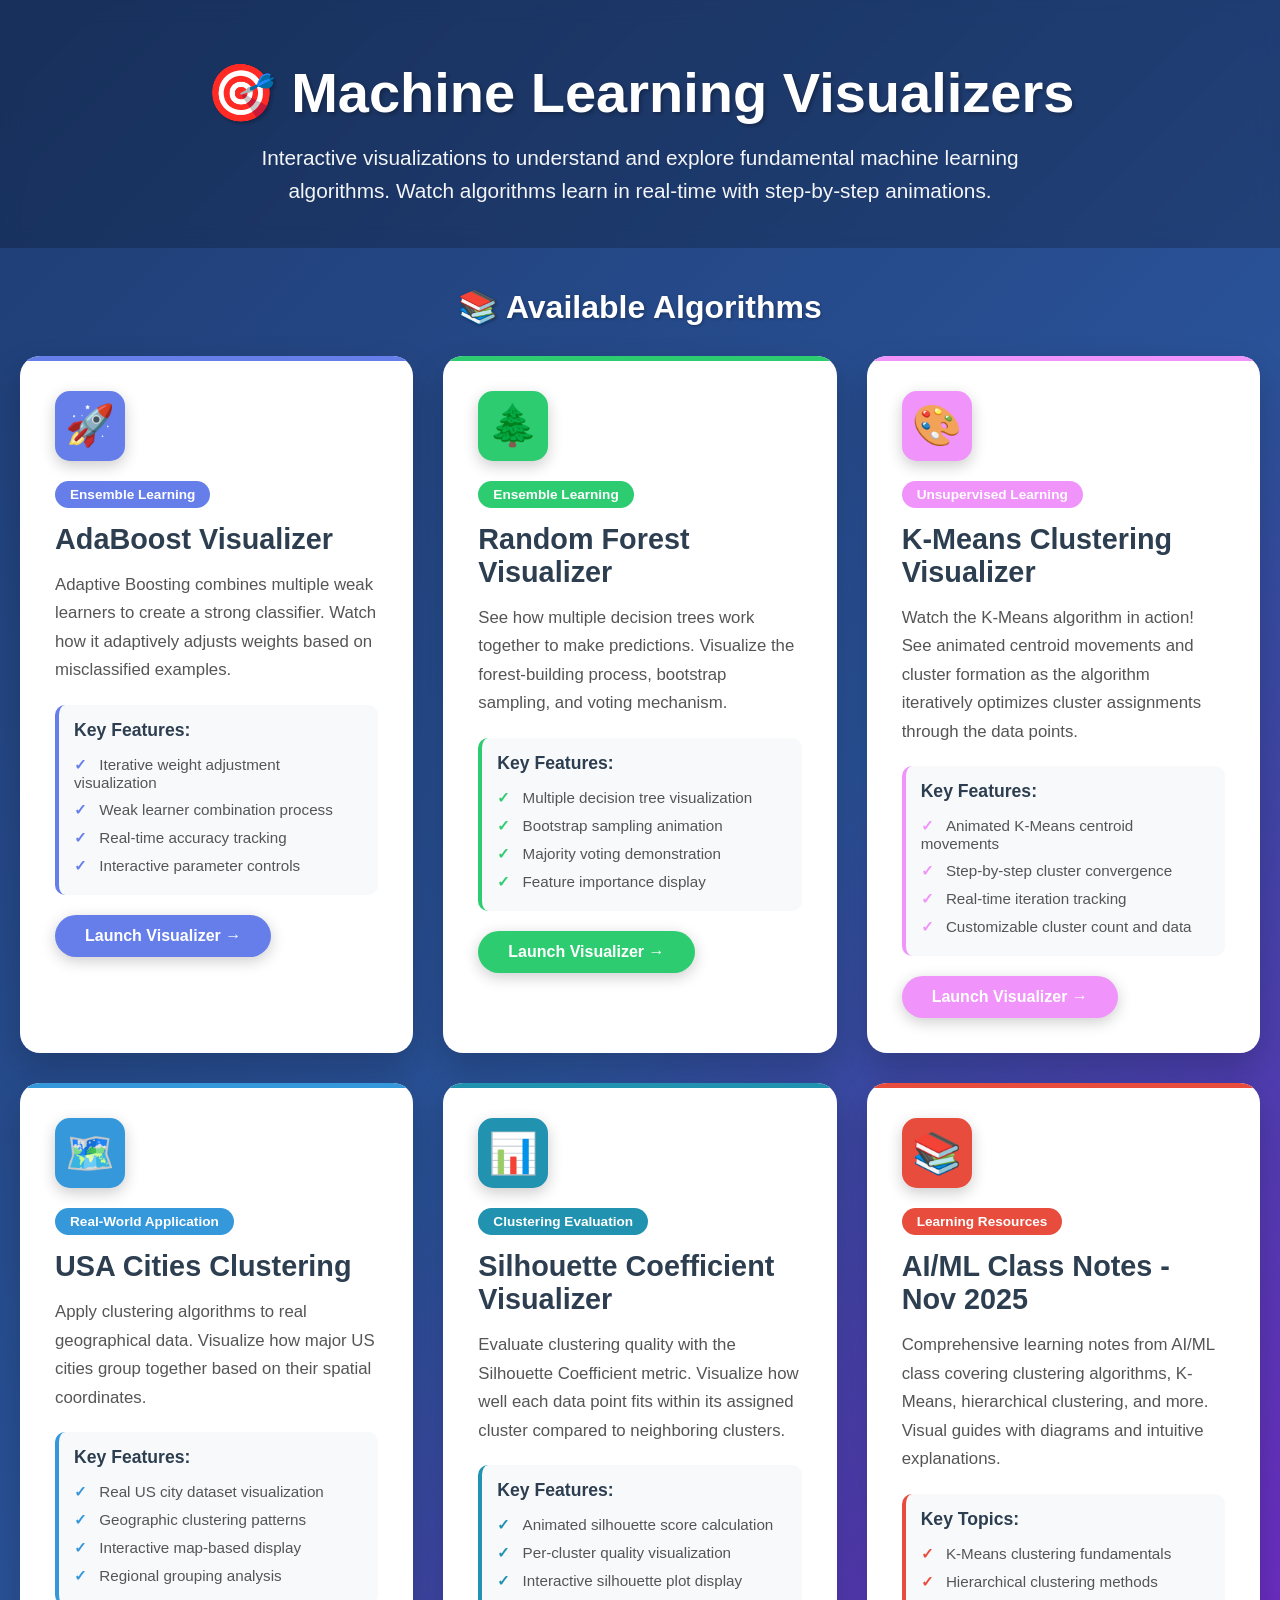
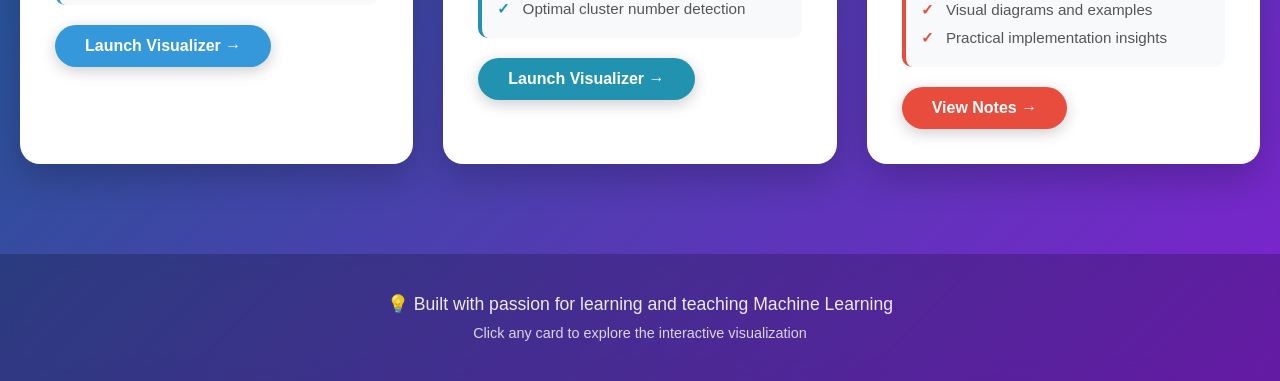
<file: index.html>
<!DOCTYPE html>
<html lang="en">
<head>
    <meta charset="UTF-8">
    <meta name="viewport" content="width=device-width, initial-scale=1.0">
    <title>Machine Learning Algorithm Visualizers</title>
    <style>
        * {
            margin: 0;
            padding: 0;
            box-sizing: border-box;
        }

        body {
            font-family: 'Segoe UI', Tahoma, Geneva, Verdana, sans-serif;
            background: linear-gradient(135deg, #1e3c72 0%, #2a5298 50%, #7e22ce 100%);
            min-height: 100vh;
            color: #333;
        }

        .hero {
            text-align: center;
            padding: 60px 20px 40px;
            color: white;
            background: rgba(0, 0, 0, 0.2);
            backdrop-filter: blur(10px);
        }

        .hero h1 {
            font-size: 3.5em;
            margin-bottom: 15px;
            font-weight: 700;
            text-shadow: 2px 2px 4px rgba(0, 0, 0, 0.3);
            animation: fadeInDown 0.8s ease-out;
        }

        .hero p {
            font-size: 1.3em;
            opacity: 0.95;
            max-width: 800px;
            margin: 0 auto;
            line-height: 1.6;
            animation: fadeInUp 0.8s ease-out 0.2s backwards;
        }

        .container {
            max-width: 1400px;
            margin: 0 auto;
            padding: 40px 20px;
        }

        .section-title {
            color: white;
            font-size: 2em;
            margin-bottom: 30px;
            text-align: center;
            font-weight: 600;
            text-shadow: 1px 1px 3px rgba(0, 0, 0, 0.3);
        }

        .algorithms-grid {
            display: grid;
            grid-template-columns: repeat(auto-fit, minmax(350px, 1fr));
            gap: 30px;
            margin-bottom: 50px;
        }

        .algorithm-card {
            background: white;
            border-radius: 20px;
            padding: 35px;
            box-shadow: 0 15px 35px rgba(0, 0, 0, 0.2);
            transition: all 0.4s ease;
            cursor: pointer;
            position: relative;
            overflow: hidden;
            animation: fadeInUp 0.6s ease-out backwards;
        }

        .algorithm-card::before {
            content: '';
            position: absolute;
            top: 0;
            left: 0;
            width: 100%;
            height: 5px;
            background: var(--card-color);
        }

        .algorithm-card:hover {
            transform: translateY(-10px);
            box-shadow: 0 20px 50px rgba(0, 0, 0, 0.3);
        }

        .card-icon {
            width: 70px;
            height: 70px;
            background: var(--card-color);
            border-radius: 15px;
            display: flex;
            align-items: center;
            justify-content: center;
            font-size: 2.5em;
            margin-bottom: 20px;
            box-shadow: 0 5px 15px rgba(0, 0, 0, 0.2);
        }

        .algorithm-card h3 {
            font-size: 1.8em;
            margin-bottom: 15px;
            color: #2c3e50;
        }

        .algorithm-card .category {
            display: inline-block;
            padding: 6px 15px;
            background: var(--card-color);
            color: white;
            border-radius: 20px;
            font-size: 0.85em;
            font-weight: 600;
            margin-bottom: 15px;
        }

        .algorithm-card p {
            color: #555;
            line-height: 1.7;
            margin-bottom: 20px;
            font-size: 1.05em;
        }

        .key-features {
            margin: 20px 0;
            padding: 15px;
            background: #f8f9fa;
            border-radius: 10px;
            border-left: 4px solid var(--card-color);
        }

        .key-features h4 {
            color: #2c3e50;
            margin-bottom: 10px;
            font-size: 1.1em;
        }

        .key-features ul {
            list-style: none;
            padding-left: 0;
        }

        .key-features li {
            padding: 5px 0;
            color: #555;
            font-size: 0.95em;
        }

        .key-features li::before {
            content: '✓ ';
            color: var(--card-color);
            font-weight: bold;
            margin-right: 8px;
        }

        .view-button {
            display: inline-block;
            padding: 12px 30px;
            background: var(--card-color);
            color: white;
            text-decoration: none;
            border-radius: 25px;
            font-weight: 600;
            transition: all 0.3s ease;
            box-shadow: 0 4px 15px rgba(0, 0, 0, 0.2);
        }

        .view-button:hover {
            transform: scale(1.05);
            box-shadow: 0 6px 20px rgba(0, 0, 0, 0.3);
        }

        /* Color schemes for different algorithm types */
        .ensemble { --card-color: #667eea; }
        .clustering { --card-color: #f093fb; }
        .forest { --card-color: #2ecc71; }
        .application { --card-color: #3498db; }
        .evaluation { --card-color: #2193b0; }
        .learning { --card-color: #e74c3c; }

        .footer {
            text-align: center;
            padding: 40px 20px;
            color: white;
            background: rgba(0, 0, 0, 0.2);
            backdrop-filter: blur(10px);
        }

        .footer p {
            font-size: 1.1em;
            opacity: 0.9;
        }

        @keyframes fadeInDown {
            from {
                opacity: 0;
                transform: translateY(-30px);
            }
            to {
                opacity: 1;
                transform: translateY(0);
            }
        }

        @keyframes fadeInUp {
            from {
                opacity: 0;
                transform: translateY(30px);
            }
            to {
                opacity: 1;
                transform: translateY(0);
            }
        }

        @media (max-width: 768px) {
            .hero h1 {
                font-size: 2.5em;
            }

            .algorithms-grid {
                grid-template-columns: 1fr;
            }
        }
    </style>
</head>
<body>
    <div class="hero">
        <h1>🎯 Machine Learning Visualizers</h1>
        <p>Interactive visualizations to understand and explore fundamental machine learning algorithms. Watch algorithms learn in real-time with step-by-step animations.</p>
    </div>

    <div class="container">
        <h2 class="section-title">📚 Available Algorithms</h2>

        <div class="algorithms-grid">
            <!-- AdaBoost Card -->
            <div class="algorithm-card ensemble" onclick="window.location.href='adaboost_visualizer.html'">
                <div class="card-icon">🚀</div>
                <span class="category">Ensemble Learning</span>
                <h3>AdaBoost Visualizer</h3>
                <p>Adaptive Boosting combines multiple weak learners to create a strong classifier. Watch how it adaptively adjusts weights based on misclassified examples.</p>
                <div class="key-features">
                    <h4>Key Features:</h4>
                    <ul>
                        <li>Iterative weight adjustment visualization</li>
                        <li>Weak learner combination process</li>
                        <li>Real-time accuracy tracking</li>
                        <li>Interactive parameter controls</li>
                    </ul>
                </div>
                <a href="adaboost_visualizer.html" class="view-button" onclick="event.stopPropagation()">Launch Visualizer →</a>
            </div>

            <!-- Random Forest Card -->
            <div class="algorithm-card forest" onclick="window.location.href='random_forest_visualizer.html'">
                <div class="card-icon">🌲</div>
                <span class="category">Ensemble Learning</span>
                <h3>Random Forest Visualizer</h3>
                <p>See how multiple decision trees work together to make predictions. Visualize the forest-building process, bootstrap sampling, and voting mechanism.</p>
                <div class="key-features">
                    <h4>Key Features:</h4>
                    <ul>
                        <li>Multiple decision tree visualization</li>
                        <li>Bootstrap sampling animation</li>
                        <li>Majority voting demonstration</li>
                        <li>Feature importance display</li>
                    </ul>
                </div>
                <a href="random_forest_visualizer.html" class="view-button" onclick="event.stopPropagation()">Launch Visualizer →</a>
            </div>

            <!-- Clustering Card -->
            <div class="algorithm-card clustering" onclick="window.location.href='clustering_visualizer.html'">
                <div class="card-icon">🎨</div>
                <span class="category">Unsupervised Learning</span>
                <h3>K-Means Clustering Visualizer</h3>
                <p>Watch the K-Means algorithm in action! See animated centroid movements and cluster formation as the algorithm iteratively optimizes cluster assignments through the data points.</p>
                <div class="key-features">
                    <h4>Key Features:</h4>
                    <ul>
                        <li>Animated K-Means centroid movements</li>
                        <li>Step-by-step cluster convergence</li>
                        <li>Real-time iteration tracking</li>
                        <li>Customizable cluster count and data</li>
                    </ul>
                </div>
                <a href="clustering_visualizer.html" class="view-button" onclick="event.stopPropagation()">Launch Visualizer →</a>
            </div>

            <!-- USA Cities Clustering Card -->
            <div class="algorithm-card application" onclick="window.location.href='usa_cities_clustering.html'">
                <div class="card-icon">🗺️</div>
                <span class="category">Real-World Application</span>
                <h3>USA Cities Clustering</h3>
                <p>Apply clustering algorithms to real geographical data. Visualize how major US cities group together based on their spatial coordinates.</p>
                <div class="key-features">
                    <h4>Key Features:</h4>
                    <ul>
                        <li>Real US city dataset visualization</li>
                        <li>Geographic clustering patterns</li>
                        <li>Interactive map-based display</li>
                        <li>Regional grouping analysis</li>
                    </ul>
                </div>
                <a href="usa_cities_clustering.html" class="view-button" onclick="event.stopPropagation()">Launch Visualizer →</a>
            </div>

            <!-- Silhouette Coefficient Card -->
            <div class="algorithm-card evaluation" onclick="window.location.href='silhouette_visualizer.html'">
                <div class="card-icon">📊</div>
                <span class="category">Clustering Evaluation</span>
                <h3>Silhouette Coefficient Visualizer</h3>
                <p>Evaluate clustering quality with the Silhouette Coefficient metric. Visualize how well each data point fits within its assigned cluster compared to neighboring clusters.</p>
                <div class="key-features">
                    <h4>Key Features:</h4>
                    <ul>
                        <li>Animated silhouette score calculation</li>
                        <li>Per-cluster quality visualization</li>
                        <li>Interactive silhouette plot display</li>
                        <li>Optimal cluster number detection</li>
                    </ul>
                </div>
                <a href="silhouette_visualizer.html" class="view-button" onclick="event.stopPropagation()">Launch Visualizer →</a>
            </div>

            <!-- AI/ML Learning Notes Card -->
            <div class="algorithm-card learning" onclick="window.location.href='aiml_notes_viewer.html'">
                <div class="card-icon">📚</div>
                <span class="category">Learning Resources</span>
                <h3>AI/ML Class Notes - Nov 2025</h3>
                <p>Comprehensive learning notes from AI/ML class covering clustering algorithms, K-Means, hierarchical clustering, and more. Visual guides with diagrams and intuitive explanations.</p>
                <div class="key-features">
                    <h4>Key Topics:</h4>
                    <ul>
                        <li>K-Means clustering fundamentals</li>
                        <li>Hierarchical clustering methods</li>
                        <li>Visual diagrams and examples</li>
                        <li>Practical implementation insights</li>
                    </ul>
                </div>
                <a href="aiml_notes_viewer.html" class="view-button" onclick="event.stopPropagation()">View Notes →</a>
            </div>
        </div>
    </div>

    <div class="footer">
        <p>💡 Built with passion for learning and teaching Machine Learning</p>
        <p style="margin-top: 10px; font-size: 0.9em; opacity: 0.8;">Click any card to explore the interactive visualization</p>
    </div>

    <script>
        // Add staggered animation delays to cards
        document.querySelectorAll('.algorithm-card').forEach((card, index) => {
            card.style.animationDelay = `${index * 0.1}s`;
        });
    </script>
</body>
</html>
</file>
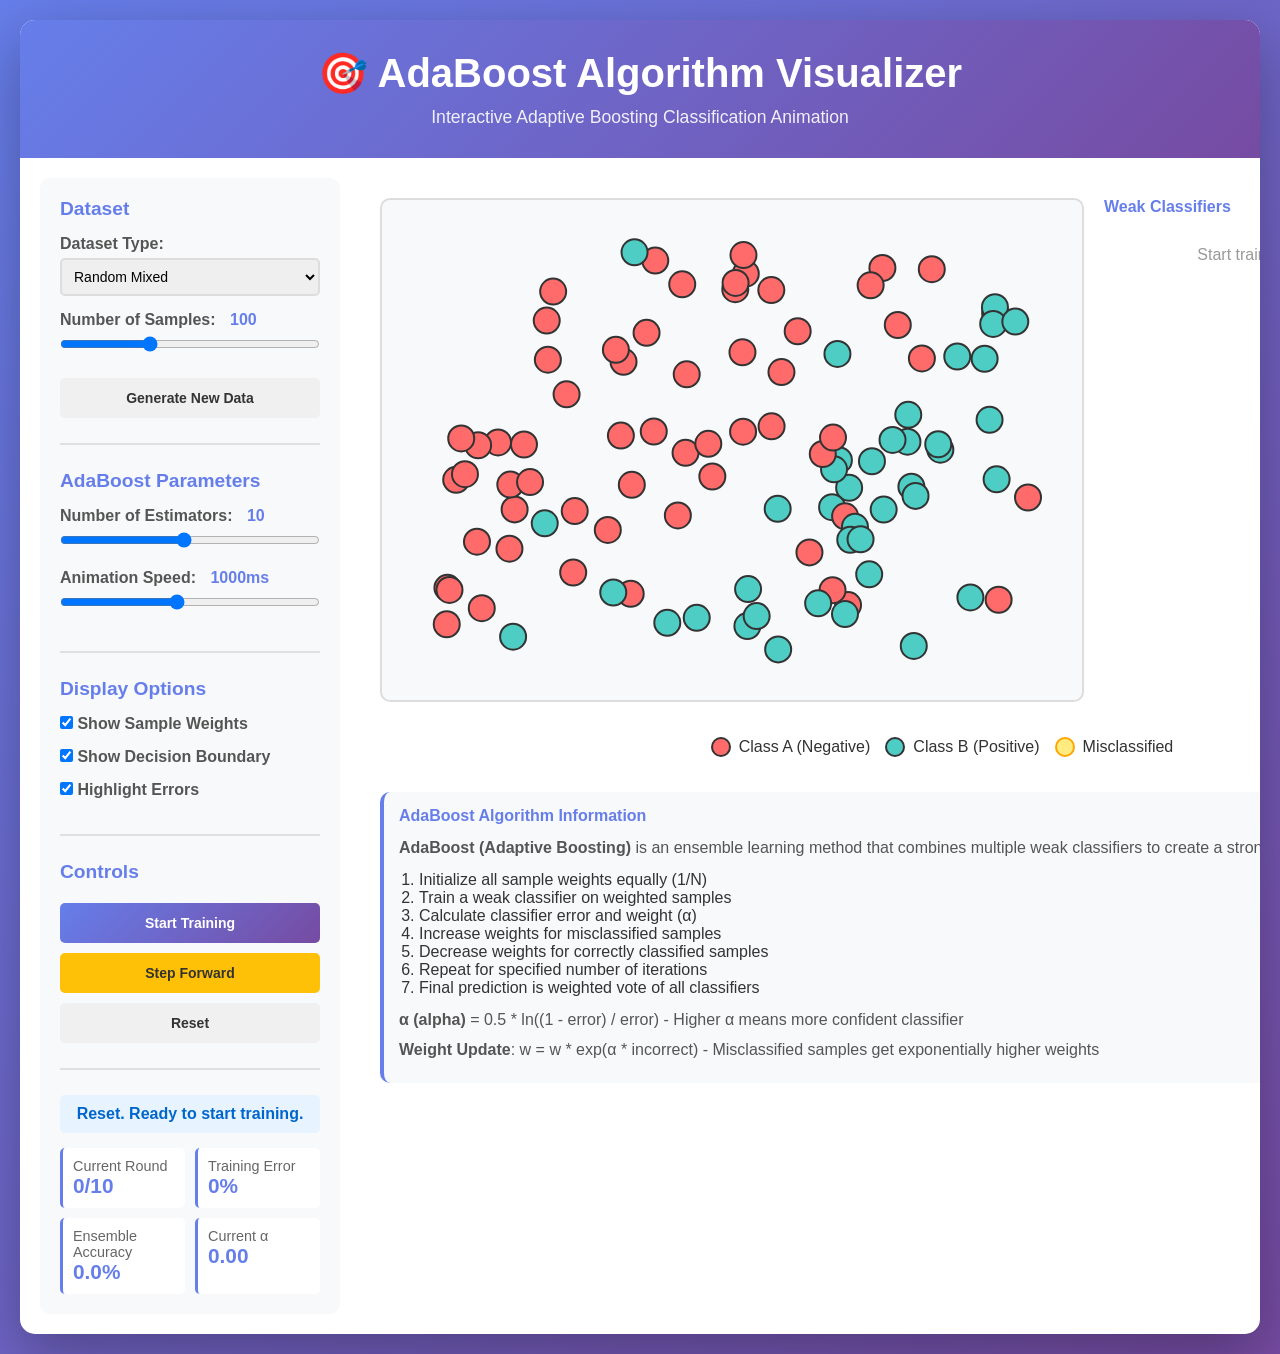
<file: adaboost_visualizer.html>
<!DOCTYPE html>
<html lang="en">
<head>
    <meta charset="UTF-8">
    <meta name="viewport" content="width=device-width, initial-scale=1.0">
    <title>AdaBoost Algorithm Visualizer</title>
    <style>
        * {
            margin: 0;
            padding: 0;
            box-sizing: border-box;
        }

        body {
            font-family: 'Segoe UI', Tahoma, Geneva, Verdana, sans-serif;
            background: linear-gradient(135deg, #667eea 0%, #764ba2 100%);
            min-height: 100vh;
            padding: 20px;
            color: #333;
        }

        .container {
            max-width: 1600px;
            margin: 0 auto;
            background: white;
            border-radius: 15px;
            box-shadow: 0 20px 60px rgba(0, 0, 0, 0.3);
            overflow: hidden;
        }

        header {
            background: linear-gradient(135deg, #667eea 0%, #764ba2 100%);
            color: white;
            padding: 30px;
            text-align: center;
        }

        h1 {
            font-size: 2.5em;
            margin-bottom: 10px;
        }

        .subtitle {
            font-size: 1.1em;
            opacity: 0.9;
        }

        .main-content {
            display: grid;
            grid-template-columns: 300px 1fr;
            gap: 20px;
            padding: 20px;
        }

        .controls {
            background: #f8f9fa;
            padding: 20px;
            border-radius: 10px;
            height: fit-content;
        }

        .control-section {
            margin-bottom: 25px;
            padding-bottom: 20px;
            border-bottom: 2px solid #e0e0e0;
        }

        .control-section:last-child {
            border-bottom: none;
        }

        .control-section h3 {
            color: #667eea;
            margin-bottom: 15px;
            font-size: 1.2em;
        }

        .control-group {
            margin-bottom: 15px;
        }

        label {
            display: block;
            margin-bottom: 5px;
            font-weight: 600;
            color: #555;
        }

        select, input[type="number"], input[type="range"] {
            width: 100%;
            padding: 8px;
            border: 2px solid #ddd;
            border-radius: 5px;
            font-size: 14px;
        }

        input[type="range"] {
            padding: 0;
        }

        .range-value {
            display: inline-block;
            margin-left: 10px;
            font-weight: bold;
            color: #667eea;
        }

        button {
            width: 100%;
            padding: 12px;
            margin: 5px 0;
            border: none;
            border-radius: 5px;
            font-size: 14px;
            font-weight: 600;
            cursor: pointer;
            transition: all 0.3s;
        }

        .btn-primary {
            background: linear-gradient(135deg, #667eea 0%, #764ba2 100%);
            color: white;
        }

        .btn-primary:hover {
            transform: translateY(-2px);
            box-shadow: 0 5px 15px rgba(102, 126, 234, 0.4);
        }

        .btn-secondary {
            background: #f0f0f0;
            color: #333;
        }

        .btn-secondary:hover {
            background: #e0e0e0;
        }

        .btn-success {
            background: #28a745;
            color: white;
        }

        .btn-success:hover {
            background: #218838;
        }

        .btn-warning {
            background: #ffc107;
            color: #333;
        }

        .btn-warning:hover {
            background: #e0a800;
        }

        button:disabled {
            opacity: 0.5;
            cursor: not-allowed;
        }

        .visualization {
            background: white;
            border-radius: 10px;
            padding: 20px;
        }

        .canvas-container {
            display: grid;
            grid-template-columns: 1fr 400px;
            gap: 20px;
            margin-bottom: 20px;
        }

        canvas {
            border: 2px solid #ddd;
            border-radius: 10px;
            display: block;
            background: #f8f9fa;
        }

        .info-panel {
            margin-top: 20px;
            padding: 15px;
            background: #f8f9fa;
            border-radius: 10px;
            border-left: 4px solid #667eea;
        }

        .info-panel h4 {
            color: #667eea;
            margin-bottom: 10px;
        }

        .info-panel p {
            margin: 5px 0;
            color: #555;
            line-height: 1.6;
        }

        .status {
            padding: 10px;
            background: #e7f3ff;
            border-radius: 5px;
            margin-top: 10px;
            font-weight: 600;
            color: #0066cc;
            text-align: center;
        }

        .stats-grid {
            display: grid;
            grid-template-columns: 1fr 1fr;
            gap: 10px;
            margin-top: 15px;
        }

        .stat-item {
            background: white;
            padding: 10px;
            border-radius: 5px;
            border-left: 3px solid #667eea;
        }

        .stat-label {
            font-size: 0.9em;
            color: #666;
        }

        .stat-value {
            font-size: 1.3em;
            font-weight: bold;
            color: #667eea;
        }

        .classifier-list {
            max-height: 400px;
            overflow-y: auto;
            margin-top: 10px;
        }

        .classifier-item {
            background: white;
            padding: 10px;
            margin: 5px 0;
            border-radius: 5px;
            border-left: 3px solid #667eea;
        }

        .classifier-item.current {
            background: #fff3cd;
            border-left-color: #ffc107;
        }

        .legend {
            display: flex;
            flex-wrap: wrap;
            gap: 15px;
            margin-top: 15px;
            padding: 15px;
            background: white;
            border-radius: 10px;
            justify-content: center;
        }

        .legend-item {
            display: flex;
            align-items: center;
            gap: 8px;
        }

        .legend-color {
            width: 20px;
            height: 20px;
            border-radius: 50%;
            border: 2px solid #333;
        }
    </style>
</head>
<body>
    <div class="container">
        <header>
            <h1>🎯 AdaBoost Algorithm Visualizer</h1>
            <p class="subtitle">Interactive Adaptive Boosting Classification Animation</p>
        </header>

        <div class="main-content">
            <div class="controls">
                <div class="control-section">
                    <h3>Dataset</h3>
                    <div class="control-group">
                        <label for="datasetType">Dataset Type:</label>
                        <select id="datasetType">
                            <option value="linear">Linear Separable</option>
                            <option value="circular">Circular</option>
                            <option value="moons">Two Moons</option>
                            <option value="random" selected>Random Mixed</option>
                        </select>
                    </div>
                    <div class="control-group">
                        <label for="numSamples">Number of Samples: <span id="numSamplesValue" class="range-value">100</span></label>
                        <input type="range" id="numSamples" min="50" max="200" value="100" step="10">
                    </div>
                    <button class="btn-secondary" id="generateBtn">Generate New Data</button>
                </div>

                <div class="control-section">
                    <h3>AdaBoost Parameters</h3>
                    <div class="control-group">
                        <label for="numEstimators">Number of Estimators: <span id="numEstimatorsValue" class="range-value">10</span></label>
                        <input type="range" id="numEstimators" min="1" max="20" value="10">
                    </div>
                    <div class="control-group">
                        <label for="animationSpeed">Animation Speed: <span id="animationSpeedValue" class="range-value">1000ms</span></label>
                        <input type="range" id="animationSpeed" min="200" max="2000" value="1000" step="100">
                    </div>
                </div>

                <div class="control-section">
                    <h3>Display Options</h3>
                    <div class="control-group">
                        <label>
                            <input type="checkbox" id="showWeights" checked> Show Sample Weights
                        </label>
                    </div>
                    <div class="control-group">
                        <label>
                            <input type="checkbox" id="showBoundary" checked> Show Decision Boundary
                        </label>
                    </div>
                    <div class="control-group">
                        <label>
                            <input type="checkbox" id="showErrors" checked> Highlight Errors
                        </label>
                    </div>
                </div>

                <div class="control-section">
                    <h3>Controls</h3>
                    <button class="btn-primary" id="startBtn">Start Training</button>
                    <button class="btn-warning" id="stepBtn">Step Forward</button>
                    <button class="btn-secondary" id="resetBtn">Reset</button>
                </div>

                <div class="status" id="status">Ready to start</div>

                <div class="stats-grid">
                    <div class="stat-item">
                        <div class="stat-label">Current Round</div>
                        <div class="stat-value" id="currentRound">0</div>
                    </div>
                    <div class="stat-item">
                        <div class="stat-label">Training Error</div>
                        <div class="stat-value" id="trainingError">0%</div>
                    </div>
                    <div class="stat-item">
                        <div class="stat-label">Ensemble Accuracy</div>
                        <div class="stat-value" id="ensembleAccuracy">0%</div>
                    </div>
                    <div class="stat-item">
                        <div class="stat-label">Current α</div>
                        <div class="stat-value" id="currentAlpha">0.00</div>
                    </div>
                </div>
            </div>

            <div class="visualization">
                <div class="canvas-container">
                    <canvas id="mainCanvas" width="700" height="500"></canvas>
                    <div>
                        <h4 style="color: #667eea; margin-bottom: 10px;">Weak Classifiers</h4>
                        <div class="classifier-list" id="classifierList">
                            <p style="color: #999; text-align: center; margin-top: 20px;">Start training to see classifiers</p>
                        </div>
                    </div>
                </div>

                <div class="legend">
                    <div class="legend-item">
                        <div class="legend-color" style="background: #FF6B6B;"></div>
                        <span>Class A (Negative)</span>
                    </div>
                    <div class="legend-item">
                        <div class="legend-color" style="background: #4ECDC4;"></div>
                        <span>Class B (Positive)</span>
                    </div>
                    <div class="legend-item">
                        <div class="legend-color" style="background: rgba(255, 215, 0, 0.5); border-color: #ffa500;"></div>
                        <span>Misclassified</span>
                    </div>
                </div>

                <div class="info-panel">
                    <h4>AdaBoost Algorithm Information</h4>
                    <div id="algorithmInfo">
                        <p><strong>AdaBoost (Adaptive Boosting)</strong> is an ensemble learning method that combines multiple weak classifiers to create a strong classifier:</p>
                        <ol style="margin-left: 20px; margin-top: 10px;">
                            <li>Initialize all sample weights equally (1/N)</li>
                            <li>Train a weak classifier on weighted samples</li>
                            <li>Calculate classifier error and weight (α)</li>
                            <li>Increase weights for misclassified samples</li>
                            <li>Decrease weights for correctly classified samples</li>
                            <li>Repeat for specified number of iterations</li>
                            <li>Final prediction is weighted vote of all classifiers</li>
                        </ol>
                        <p style="margin-top: 10px;"><strong>α (alpha)</strong> = 0.5 * ln((1 - error) / error) - Higher α means more confident classifier</p>
                        <p><strong>Weight Update</strong>: w = w * exp(α * incorrect) - Misclassified samples get exponentially higher weights</p>
                    </div>
                </div>
            </div>
        </div>
    </div>

    <script>
        const canvas = document.getElementById('mainCanvas');
        const ctx = canvas.getContext('2d');
        const statusEl = document.getElementById('status');
        const classifierListEl = document.getElementById('classifierList');

        // Colors
        const classAColor = '#FF6B6B';
        const classBColor = '#4ECDC4';
        const errorColor = 'rgba(255, 215, 0, 0.8)';

        // State
        let dataPoints = [];
        let weights = [];
        let classifiers = [];
        let currentRound = 0;
        let isAnimating = false;
        let animationId = null;
        let numEstimators = 10;
        let animationSpeed = 1000;
        let showWeights = true;
        let showBoundary = true;
        let showErrors = true;
        let numSamples = 100;
        let datasetType = 'random';

        // Initialize
        init();

        function init() {
            generateData();
            draw();
        }

        // Event Listeners
        document.getElementById('datasetType').addEventListener('change', (e) => {
            datasetType = e.target.value;
            generateData();
        });

        document.getElementById('numSamples').addEventListener('input', (e) => {
            numSamples = parseInt(e.target.value);
            document.getElementById('numSamplesValue').textContent = e.target.value;
        });

        document.getElementById('generateBtn').addEventListener('click', generateData);

        document.getElementById('numEstimators').addEventListener('input', (e) => {
            numEstimators = parseInt(e.target.value);
            document.getElementById('numEstimatorsValue').textContent = e.target.value;
        });

        document.getElementById('animationSpeed').addEventListener('input', (e) => {
            animationSpeed = parseInt(e.target.value);
            document.getElementById('animationSpeedValue').textContent = e.target.value + 'ms';
        });

        document.getElementById('showWeights').addEventListener('change', (e) => {
            showWeights = e.target.checked;
            draw();
        });

        document.getElementById('showBoundary').addEventListener('change', (e) => {
            showBoundary = e.target.checked;
            draw();
        });

        document.getElementById('showErrors').addEventListener('change', (e) => {
            showErrors = e.target.checked;
            draw();
        });

        document.getElementById('startBtn').addEventListener('click', startTraining);
        document.getElementById('stepBtn').addEventListener('click', step);
        document.getElementById('resetBtn').addEventListener('click', reset);

        function generateData() {
            dataPoints = [];
            const padding = 50;
            const width = canvas.width - 2 * padding;
            const height = canvas.height - 2 * padding;

            for (let i = 0; i < numSamples; i++) {
                let x, y, label;

                switch (datasetType) {
                    case 'linear':
                        x = Math.random() * width + padding;
                        y = Math.random() * height + padding;
                        label = (y > x) ? 1 : -1;
                        break;

                    case 'circular':
                        const angle = Math.random() * Math.PI * 2;
                        const radius = Math.random() * Math.min(width, height) / 2;
                        x = Math.cos(angle) * radius + canvas.width / 2;
                        y = Math.sin(angle) * radius + canvas.height / 2;
                        label = (radius < Math.min(width, height) / 4) ? 1 : -1;
                        break;

                    case 'moons':
                        const t = Math.random() * Math.PI;
                        const moon = Math.random() < 0.5 ? 0 : 1;
                        x = Math.cos(t) * width / 3 + canvas.width / 2 + (moon * width / 4);
                        y = Math.sin(t) * height / 4 + canvas.height / 2 + (moon * height / 3);
                        label = moon === 0 ? 1 : -1;
                        break;

                    case 'random':
                    default:
                        x = Math.random() * width + padding;
                        y = Math.random() * height + padding;
                        // Create some structure but with noise
                        const baseLabel = (x + y > canvas.width) ? 1 : -1;
                        label = Math.random() < 0.85 ? baseLabel : -baseLabel; // 15% noise
                        break;
                }

                dataPoints.push({ x, y, label });
            }

            reset();
        }

        function reset() {
            if (animationId) {
                clearTimeout(animationId);
                animationId = null;
            }
            isAnimating = false;
            currentRound = 0;
            classifiers = [];
            weights = new Array(dataPoints.length).fill(1 / dataPoints.length);

            updateStats();
            updateClassifierList();
            updateStatus('Reset. Ready to start training.');
            draw();
        }

        function startTraining() {
            if (isAnimating) {
                isAnimating = false;
                if (animationId) clearTimeout(animationId);
                updateStatus('Training paused');
                return;
            }

            if (currentRound === 0) {
                weights = new Array(dataPoints.length).fill(1 / dataPoints.length);
            }

            isAnimating = true;
            animate();
        }

        function animate() {
            if (!isAnimating) return;

            const continueAnimation = step();

            if (continueAnimation && isAnimating) {
                animationId = setTimeout(animate, animationSpeed);
            } else {
                isAnimating = false;
                updateStatus('Training complete!');
            }
        }

        function step() {
            if (currentRound >= numEstimators) {
                updateStatus('Training complete!');
                return false;
            }

            // Train a weak classifier (decision stump)
            const classifier = trainWeakClassifier();

            if (classifier === null) {
                updateStatus('Cannot improve further - stopping early');
                return false;
            }

            classifiers.push(classifier);
            currentRound++;

            // Update weights based on classifier performance
            updateWeights(classifier);

            updateStats();
            updateClassifierList();
            updateStatus(`Round ${currentRound}/${numEstimators} - Error: ${(classifier.error * 100).toFixed(1)}% - α: ${classifier.alpha.toFixed(3)}`);
            draw();

            return currentRound < numEstimators;
        }

        function trainWeakClassifier() {
            // Simple decision stump: finds best threshold on x or y axis
            let bestError = Infinity;
            let bestClassifier = null;

            // Try splitting on x-axis
            for (let i = 0; i < dataPoints.length; i++) {
                const threshold = dataPoints[i].x;

                // Try both directions
                for (let direction of [-1, 1]) {
                    let error = 0;
                    const predictions = [];

                    for (let j = 0; j < dataPoints.length; j++) {
                        const prediction = (dataPoints[j].x > threshold ? 1 : -1) * direction;
                        predictions.push(prediction);
                        if (prediction !== dataPoints[j].label) {
                            error += weights[j];
                        }
                    }

                    if (error < bestError) {
                        bestError = error;
                        bestClassifier = {
                            axis: 'x',
                            threshold,
                            direction,
                            error,
                            predictions
                        };
                    }
                }
            }

            // Try splitting on y-axis
            for (let i = 0; i < dataPoints.length; i++) {
                const threshold = dataPoints[i].y;

                for (let direction of [-1, 1]) {
                    let error = 0;
                    const predictions = [];

                    for (let j = 0; j < dataPoints.length; j++) {
                        const prediction = (dataPoints[j].y > threshold ? 1 : -1) * direction;
                        predictions.push(prediction);
                        if (prediction !== dataPoints[j].label) {
                            error += weights[j];
                        }
                    }

                    if (error < bestError) {
                        bestError = error;
                        bestClassifier = {
                            axis: 'y',
                            threshold,
                            direction,
                            error,
                            predictions
                        };
                    }
                }
            }

            if (bestError >= 0.5 || bestError === 0) {
                return null; // Can't find a good split
            }

            // Calculate alpha (classifier weight)
            bestClassifier.alpha = 0.5 * Math.log((1 - bestError) / bestError);

            return bestClassifier;
        }

        function updateWeights(classifier) {
            // Update weights: increase for misclassified, decrease for correct
            let totalWeight = 0;

            for (let i = 0; i < dataPoints.length; i++) {
                const incorrect = classifier.predictions[i] !== dataPoints[i].label ? 1 : 0;
                weights[i] *= Math.exp(classifier.alpha * incorrect);
                totalWeight += weights[i];
            }

            // Normalize weights
            for (let i = 0; i < weights.length; i++) {
                weights[i] /= totalWeight;
            }
        }

        function predict(x, y) {
            let totalVote = 0;

            for (const classifier of classifiers) {
                let prediction;
                if (classifier.axis === 'x') {
                    prediction = (x > classifier.threshold ? 1 : -1) * classifier.direction;
                } else {
                    prediction = (y > classifier.threshold ? 1 : -1) * classifier.direction;
                }
                totalVote += classifier.alpha * prediction;
            }

            return totalVote >= 0 ? 1 : -1;
        }

        function draw() {
            ctx.clearRect(0, 0, canvas.width, canvas.height);

            // Draw decision boundary for ensemble
            if (showBoundary && classifiers.length > 0) {
                const resolution = 5;
                for (let x = 0; x < canvas.width; x += resolution) {
                    for (let y = 0; y < canvas.height; y += resolution) {
                        const prediction = predict(x, y);
                        ctx.fillStyle = prediction === 1 ?
                            'rgba(78, 205, 196, 0.1)' :
                            'rgba(255, 107, 107, 0.1)';
                        ctx.fillRect(x, y, resolution, resolution);
                    }
                }
            }

            // Draw current weak classifier boundary
            if (classifiers.length > 0) {
                const current = classifiers[classifiers.length - 1];
                ctx.strokeStyle = '#ffc107';
                ctx.lineWidth = 3;
                ctx.setLineDash([10, 5]);
                ctx.beginPath();

                if (current.axis === 'x') {
                    ctx.moveTo(current.threshold, 0);
                    ctx.lineTo(current.threshold, canvas.height);
                } else {
                    ctx.moveTo(0, current.threshold);
                    ctx.lineTo(canvas.width, current.threshold);
                }

                ctx.stroke();
                ctx.setLineDash([]);
            }

            // Draw data points
            dataPoints.forEach((point, idx) => {
                const baseRadius = 5;
                const radius = showWeights ?
                    baseRadius + (weights[idx] / (1 / dataPoints.length)) * 8 :
                    baseRadius;

                // Check if misclassified by current ensemble
                const isError = classifiers.length > 0 &&
                              predict(point.x, point.y) !== point.label;

                ctx.fillStyle = point.label === 1 ? classBColor : classAColor;
                ctx.strokeStyle = (showErrors && isError) ? errorColor : '#333';
                ctx.lineWidth = (showErrors && isError) ? 4 : 2;

                ctx.beginPath();
                ctx.arc(point.x, point.y, radius, 0, Math.PI * 2);
                ctx.fill();
                ctx.stroke();

                // Draw weight text for larger weights
                if (showWeights && weights[idx] > 0.02) {
                    ctx.fillStyle = '#000';
                    ctx.font = 'bold 10px Arial';
                    ctx.textAlign = 'center';
                    ctx.fillText((weights[idx] * 100).toFixed(1), point.x, point.y - radius - 5);
                }
            });
        }

        function updateStats() {
            document.getElementById('currentRound').textContent = `${currentRound}/${numEstimators}`;

            // Calculate ensemble accuracy
            let correct = 0;
            if (classifiers.length > 0) {
                for (const point of dataPoints) {
                    if (predict(point.x, point.y) === point.label) {
                        correct++;
                    }
                }
            }
            const accuracy = dataPoints.length > 0 ? (correct / dataPoints.length * 100) : 0;
            document.getElementById('ensembleAccuracy').textContent = accuracy.toFixed(1) + '%';

            // Training error (last classifier)
            if (classifiers.length > 0) {
                const lastClassifier = classifiers[classifiers.length - 1];
                document.getElementById('trainingError').textContent =
                    (lastClassifier.error * 100).toFixed(1) + '%';
                document.getElementById('currentAlpha').textContent =
                    lastClassifier.alpha.toFixed(3);
            } else {
                document.getElementById('trainingError').textContent = '0%';
                document.getElementById('currentAlpha').textContent = '0.00';
            }
        }

        function updateClassifierList() {
            if (classifiers.length === 0) {
                classifierListEl.innerHTML = '<p style="color: #999; text-align: center; margin-top: 20px;">Start training to see classifiers</p>';
                return;
            }

            classifierListEl.innerHTML = '';

            classifiers.forEach((classifier, idx) => {
                const item = document.createElement('div');
                item.className = 'classifier-item';
                if (idx === classifiers.length - 1) {
                    item.classList.add('current');
                }

                const axisLabel = classifier.axis.toUpperCase();
                const direction = classifier.direction === 1 ? '>' : '<';

                item.innerHTML = `
                    <div style="font-weight: bold; color: #667eea;">Classifier ${idx + 1}</div>
                    <div style="font-size: 0.9em; margin-top: 5px;">
                        <strong>Rule:</strong> ${axisLabel} ${direction} ${classifier.threshold.toFixed(0)}
                    </div>
                    <div style="font-size: 0.9em;">
                        <strong>Error:</strong> ${(classifier.error * 100).toFixed(1)}%
                    </div>
                    <div style="font-size: 0.9em;">
                        <strong>α:</strong> ${classifier.alpha.toFixed(3)}
                    </div>
                `;

                classifierListEl.appendChild(item);
            });

            // Scroll to bottom
            classifierListEl.scrollTop = classifierListEl.scrollHeight;
        }

        function updateStatus(message) {
            statusEl.textContent = message;
        }
    </script>
</body>
</html>
</file>
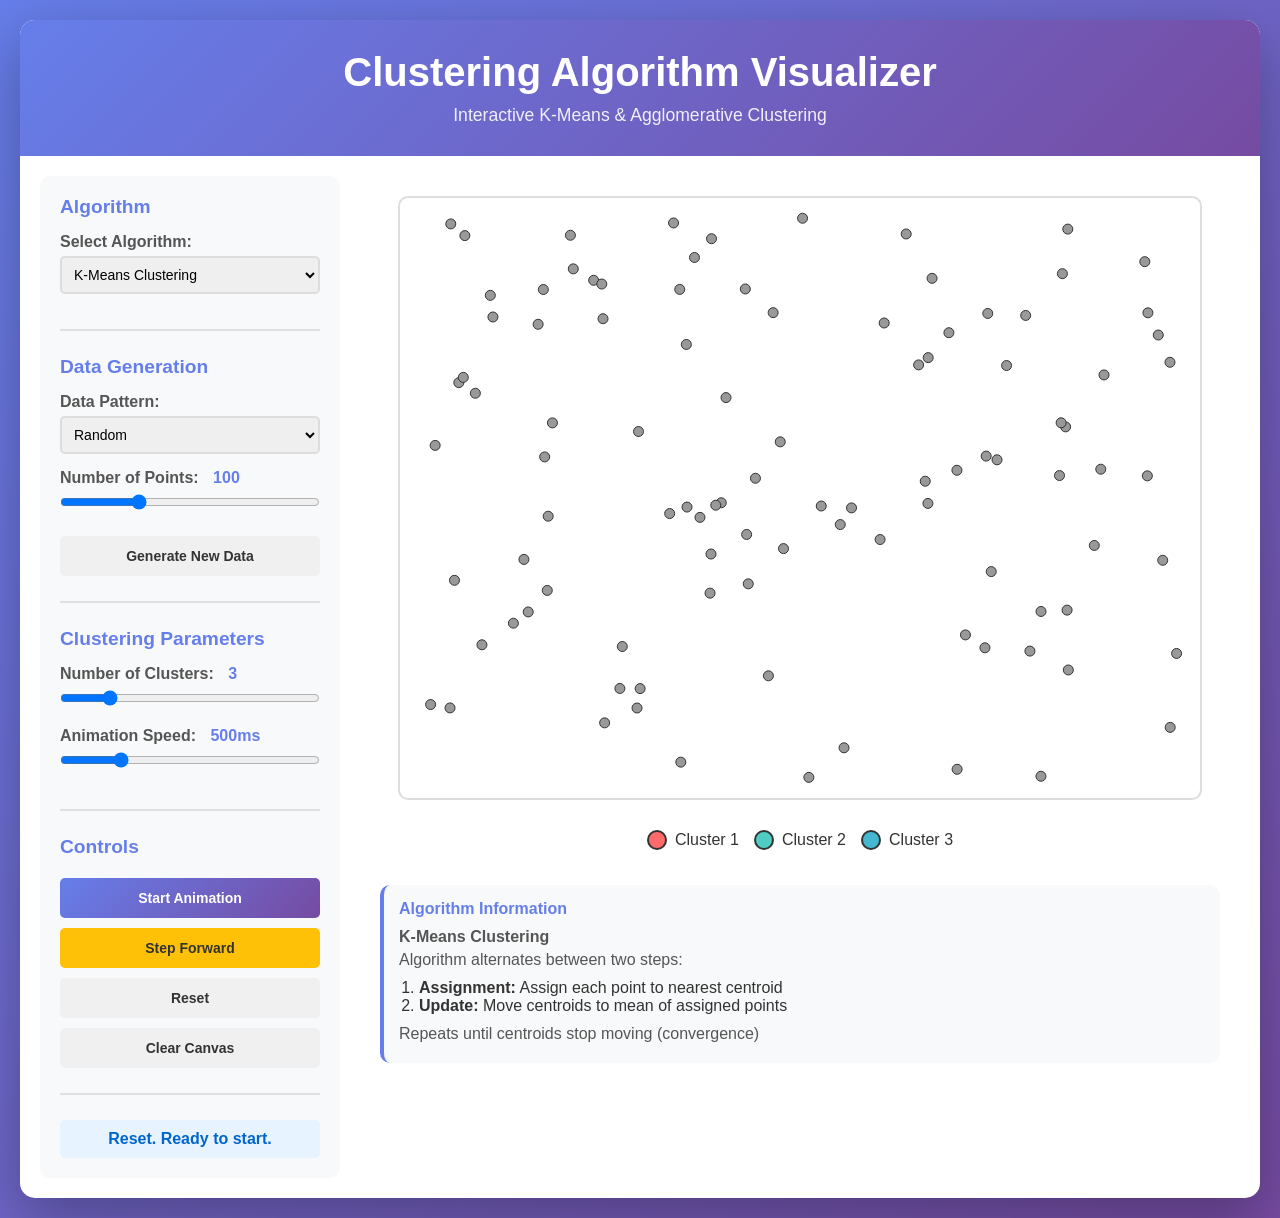
<file: clustering_visualizer.html>
<!DOCTYPE html>
<html lang="en">
<head>
    <meta charset="UTF-8">
    <meta name="viewport" content="width=device-width, initial-scale=1.0">
    <title>Clustering Algorithm Visualizer</title>
    <style>
        * {
            margin: 0;
            padding: 0;
            box-sizing: border-box;
        }

        body {
            font-family: 'Segoe UI', Tahoma, Geneva, Verdana, sans-serif;
            background: linear-gradient(135deg, #667eea 0%, #764ba2 100%);
            min-height: 100vh;
            padding: 20px;
            color: #333;
        }

        .container {
            max-width: 1400px;
            margin: 0 auto;
            background: white;
            border-radius: 15px;
            box-shadow: 0 20px 60px rgba(0, 0, 0, 0.3);
            overflow: hidden;
        }

        header {
            background: linear-gradient(135deg, #667eea 0%, #764ba2 100%);
            color: white;
            padding: 30px;
            text-align: center;
        }

        h1 {
            font-size: 2.5em;
            margin-bottom: 10px;
        }

        .subtitle {
            font-size: 1.1em;
            opacity: 0.9;
        }

        .main-content {
            display: grid;
            grid-template-columns: 300px 1fr;
            gap: 20px;
            padding: 20px;
        }

        .controls {
            background: #f8f9fa;
            padding: 20px;
            border-radius: 10px;
            height: fit-content;
        }

        .control-section {
            margin-bottom: 25px;
            padding-bottom: 20px;
            border-bottom: 2px solid #e0e0e0;
        }

        .control-section:last-child {
            border-bottom: none;
        }

        .control-section h3 {
            color: #667eea;
            margin-bottom: 15px;
            font-size: 1.2em;
        }

        .control-group {
            margin-bottom: 15px;
        }

        label {
            display: block;
            margin-bottom: 5px;
            font-weight: 600;
            color: #555;
        }

        select, input[type="number"], input[type="range"] {
            width: 100%;
            padding: 8px;
            border: 2px solid #ddd;
            border-radius: 5px;
            font-size: 14px;
        }

        input[type="range"] {
            padding: 0;
        }

        .range-value {
            display: inline-block;
            margin-left: 10px;
            font-weight: bold;
            color: #667eea;
        }

        button {
            width: 100%;
            padding: 12px;
            margin: 5px 0;
            border: none;
            border-radius: 5px;
            font-size: 14px;
            font-weight: 600;
            cursor: pointer;
            transition: all 0.3s;
        }

        .btn-primary {
            background: linear-gradient(135deg, #667eea 0%, #764ba2 100%);
            color: white;
        }

        .btn-primary:hover {
            transform: translateY(-2px);
            box-shadow: 0 5px 15px rgba(102, 126, 234, 0.4);
        }

        .btn-secondary {
            background: #f0f0f0;
            color: #333;
        }

        .btn-secondary:hover {
            background: #e0e0e0;
        }

        .btn-success {
            background: #28a745;
            color: white;
        }

        .btn-success:hover {
            background: #218838;
        }

        .btn-warning {
            background: #ffc107;
            color: #333;
        }

        .btn-warning:hover {
            background: #e0a800;
        }

        button:disabled {
            opacity: 0.5;
            cursor: not-allowed;
        }

        .visualization {
            background: white;
            border-radius: 10px;
            padding: 20px;
        }

        canvas {
            border: 2px solid #ddd;
            border-radius: 10px;
            display: block;
            margin: 0 auto;
            background: white;
            cursor: crosshair;
        }

        .info-panel {
            margin-top: 20px;
            padding: 15px;
            background: #f8f9fa;
            border-radius: 10px;
            border-left: 4px solid #667eea;
        }

        .info-panel h4 {
            color: #667eea;
            margin-bottom: 10px;
        }

        .info-panel p {
            margin: 5px 0;
            color: #555;
        }

        .legend {
            display: flex;
            flex-wrap: wrap;
            gap: 15px;
            margin-top: 15px;
            padding: 15px;
            background: white;
            border-radius: 10px;
            justify-content: center;
        }

        .legend-item {
            display: flex;
            align-items: center;
            gap: 8px;
        }

        .legend-color {
            width: 20px;
            height: 20px;
            border-radius: 50%;
            border: 2px solid #333;
        }

        .status {
            padding: 10px;
            background: #e7f3ff;
            border-radius: 5px;
            margin-top: 10px;
            font-weight: 600;
            color: #0066cc;
            text-align: center;
        }
    </style>
</head>
<body>
    <div class="container">
        <header>
            <h1>Clustering Algorithm Visualizer</h1>
            <p class="subtitle">Interactive K-Means & Agglomerative Clustering</p>
        </header>

        <div class="main-content">
            <div class="controls">
                <div class="control-section">
                    <h3>Algorithm</h3>
                    <div class="control-group">
                        <label for="algorithm">Select Algorithm:</label>
                        <select id="algorithm">
                            <option value="kmeans">K-Means Clustering</option>
                            <option value="agglomerative">Agglomerative Clustering</option>
                        </select>
                    </div>
                </div>

                <div class="control-section">
                    <h3>Data Generation</h3>
                    <div class="control-group">
                        <label for="dataPattern">Data Pattern:</label>
                        <select id="dataPattern">
                            <option value="random">Random</option>
                            <option value="clusters">Clustered</option>
                            <option value="circular">Circular</option>
                            <option value="grid">Grid</option>
                        </select>
                    </div>
                    <div class="control-group">
                        <label for="numPoints">Number of Points: <span id="numPointsValue" class="range-value">100</span></label>
                        <input type="range" id="numPoints" min="20" max="300" value="100" step="10">
                    </div>
                    <button class="btn-secondary" id="generateBtn">Generate New Data</button>
                </div>

                <div class="control-section">
                    <h3>Clustering Parameters</h3>
                    <div class="control-group">
                        <label for="numClusters">Number of Clusters: <span id="numClustersValue" class="range-value">3</span></label>
                        <input type="range" id="numClusters" min="2" max="8" value="3">
                    </div>
                    <div class="control-group">
                        <label for="animationSpeed">Animation Speed: <span id="animationSpeedValue" class="range-value">500ms</span></label>
                        <input type="range" id="animationSpeed" min="100" max="2000" value="500" step="100">
                    </div>
                </div>

                <div class="control-section">
                    <h3>Controls</h3>
                    <button class="btn-primary" id="startBtn">Start Animation</button>
                    <button class="btn-warning" id="stepBtn">Step Forward</button>
                    <button class="btn-secondary" id="resetBtn">Reset</button>
                    <button class="btn-secondary" id="clearBtn">Clear Canvas</button>
                </div>

                <div class="status" id="status">Ready to start</div>
            </div>

            <div class="visualization">
                <canvas id="canvas" width="800" height="600"></canvas>

                <div class="legend" id="legend"></div>

                <div class="info-panel">
                    <h4>Algorithm Information</h4>
                    <div id="algorithmInfo"></div>
                </div>
            </div>
        </div>
    </div>

    <script>
        const canvas = document.getElementById('canvas');
        const ctx = canvas.getContext('2d');
        const statusEl = document.getElementById('status');
        const algorithmInfoEl = document.getElementById('algorithmInfo');
        const legendEl = document.getElementById('legend');

        // Color palette for clusters
        const colors = [
            '#FF6B6B', '#4ECDC4', '#45B7D1', '#FFA07A',
            '#98D8C8', '#F7DC6F', '#BB8FCE', '#85C1E2'
        ];

        // State
        let points = [];
        let centroids = [];
        let clusters = [];
        let animationId = null;
        let currentStep = 0;
        let isAnimating = false;
        let algorithm = 'kmeans';
        let numClusters = 3;
        let animationSpeed = 500;

        // K-means specific
        let kmeansAssignments = [];
        let kmeansConverged = false;

        // Agglomerative specific
        let agglomerativeClusters = [];
        let agglomerativeSteps = [];
        let agglomerativeStep = 0;

        // Initialize
        init();

        function init() {
            generateData();
            updateInfo();
            updateLegend();
            draw();
        }

        // Event Listeners
        document.getElementById('algorithm').addEventListener('change', (e) => {
            algorithm = e.target.value;
            reset();
        });

        document.getElementById('dataPattern').addEventListener('change', () => {
            generateData();
        });

        document.getElementById('numPoints').addEventListener('input', (e) => {
            document.getElementById('numPointsValue').textContent = e.target.value;
        });

        document.getElementById('numClusters').addEventListener('input', (e) => {
            numClusters = parseInt(e.target.value);
            document.getElementById('numClustersValue').textContent = e.target.value;
            updateLegend();
        });

        document.getElementById('animationSpeed').addEventListener('input', (e) => {
            animationSpeed = parseInt(e.target.value);
            document.getElementById('animationSpeedValue').textContent = e.target.value + 'ms';
        });

        document.getElementById('generateBtn').addEventListener('click', generateData);
        document.getElementById('startBtn').addEventListener('click', startAnimation);
        document.getElementById('stepBtn').addEventListener('click', step);
        document.getElementById('resetBtn').addEventListener('click', reset);
        document.getElementById('clearBtn').addEventListener('click', clearCanvas);

        // Allow clicking on canvas to add points
        canvas.addEventListener('click', (e) => {
            const rect = canvas.getBoundingClientRect();
            const x = e.clientX - rect.left;
            const y = e.clientY - rect.top;
            points.push({ x, y });
            draw();
        });

        function generateData() {
            const numPoints = parseInt(document.getElementById('numPoints').value);
            const pattern = document.getElementById('dataPattern').value;
            points = [];

            switch(pattern) {
                case 'random':
                    for (let i = 0; i < numPoints; i++) {
                        points.push({
                            x: Math.random() * (canvas.width - 40) + 20,
                            y: Math.random() * (canvas.height - 40) + 20
                        });
                    }
                    break;

                case 'clusters':
                    const numGroups = 3;
                    const centers = [];
                    for (let i = 0; i < numGroups; i++) {
                        centers.push({
                            x: Math.random() * (canvas.width - 200) + 100,
                            y: Math.random() * (canvas.height - 200) + 100
                        });
                    }
                    for (let i = 0; i < numPoints; i++) {
                        const center = centers[Math.floor(Math.random() * numGroups)];
                        points.push({
                            x: center.x + (Math.random() - 0.5) * 150,
                            y: center.y + (Math.random() - 0.5) * 150
                        });
                    }
                    break;

                case 'circular':
                    const centerX = canvas.width / 2;
                    const centerY = canvas.height / 2;
                    const radius = Math.min(canvas.width, canvas.height) / 3;
                    for (let i = 0; i < numPoints; i++) {
                        const angle = (i / numPoints) * 2 * Math.PI;
                        const r = radius + (Math.random() - 0.5) * 50;
                        points.push({
                            x: centerX + Math.cos(angle) * r,
                            y: centerY + Math.sin(angle) * r
                        });
                    }
                    break;

                case 'grid':
                    const gridSize = Math.ceil(Math.sqrt(numPoints));
                    const spacing = Math.min(canvas.width, canvas.height) / (gridSize + 1);
                    for (let i = 0; i < numPoints; i++) {
                        const row = Math.floor(i / gridSize);
                        const col = i % gridSize;
                        points.push({
                            x: (col + 1) * spacing + (Math.random() - 0.5) * 20,
                            y: (row + 1) * spacing + (Math.random() - 0.5) * 20
                        });
                    }
                    break;
            }

            reset();
        }

        function clearCanvas() {
            points = [];
            reset();
        }

        function reset() {
            if (animationId) {
                clearTimeout(animationId);
                animationId = null;
            }
            isAnimating = false;
            currentStep = 0;
            centroids = [];
            kmeansAssignments = [];
            kmeansConverged = false;
            agglomerativeClusters = [];
            agglomerativeSteps = [];
            agglomerativeStep = 0;

            updateStatus('Reset. Ready to start.');
            updateInfo();
            draw();
        }

        function startAnimation() {
            if (points.length === 0) {
                updateStatus('Please generate data first!');
                return;
            }

            if (isAnimating) {
                isAnimating = false;
                if (animationId) clearTimeout(animationId);
                updateStatus('Animation paused');
                return;
            }

            if (currentStep === 0) {
                initialize();
            }

            isAnimating = true;
            animate();
        }

        function animate() {
            if (!isAnimating) return;

            const continueAnimation = step();

            if (continueAnimation && isAnimating) {
                animationId = setTimeout(animate, animationSpeed);
            } else {
                isAnimating = false;
                updateStatus('Animation complete!');
            }
        }

        function step() {
            if (points.length === 0) {
                updateStatus('Please generate data first!');
                return false;
            }

            if (currentStep === 0) {
                initialize();
            }

            if (algorithm === 'kmeans') {
                return stepKMeans();
            } else {
                return stepAgglomerative();
            }
        }

        function initialize() {
            currentStep = 1;

            if (algorithm === 'kmeans') {
                initializeKMeans();
            } else {
                initializeAgglomerative();
            }
        }

        // ===== K-MEANS ALGORITHM =====
        function initializeKMeans() {
            // Randomly select initial centroids
            centroids = [];
            const usedIndices = new Set();

            while (centroids.length < numClusters) {
                const idx = Math.floor(Math.random() * points.length);
                if (!usedIndices.has(idx)) {
                    centroids.push({ ...points[idx] });
                    usedIndices.add(idx);
                }
            }

            kmeansAssignments = new Array(points.length).fill(-1);
            kmeansConverged = false;

            updateStatus('K-Means: Initialized centroids');
            updateInfo();
            draw();
        }

        function stepKMeans() {
            if (kmeansConverged) {
                return false;
            }

            if (currentStep % 2 === 1) {
                // Assignment step
                const oldAssignments = [...kmeansAssignments];

                for (let i = 0; i < points.length; i++) {
                    let minDist = Infinity;
                    let closestCluster = 0;

                    for (let j = 0; j < centroids.length; j++) {
                        const dist = distance(points[i], centroids[j]);
                        if (dist < minDist) {
                            minDist = dist;
                            closestCluster = j;
                        }
                    }

                    kmeansAssignments[i] = closestCluster;
                }

                // Check convergence
                kmeansConverged = oldAssignments.every((val, idx) => val === kmeansAssignments[idx]);

                updateStatus(`K-Means: Assigned points to nearest centroids (Iteration ${Math.floor(currentStep / 2) + 1})`);
            } else {
                // Update centroids step
                const newCentroids = [];

                for (let i = 0; i < numClusters; i++) {
                    const clusterPoints = points.filter((_, idx) => kmeansAssignments[idx] === i);

                    if (clusterPoints.length > 0) {
                        const sumX = clusterPoints.reduce((sum, p) => sum + p.x, 0);
                        const sumY = clusterPoints.reduce((sum, p) => sum + p.y, 0);
                        newCentroids.push({
                            x: sumX / clusterPoints.length,
                            y: sumY / clusterPoints.length
                        });
                    } else {
                        newCentroids.push({ ...centroids[i] });
                    }
                }

                centroids = newCentroids;
                updateStatus(`K-Means: Updated centroids to cluster means`);
            }

            currentStep++;
            updateInfo();
            draw();

            return !kmeansConverged;
        }

        // ===== AGGLOMERATIVE CLUSTERING =====
        function initializeAgglomerative() {
            // Each point starts as its own cluster
            agglomerativeClusters = points.map((p, idx) => ({
                points: [idx],
                centroid: { ...p }
            }));

            agglomerativeSteps = [];
            agglomerativeStep = 0;

            // Precompute all merge steps
            while (agglomerativeClusters.length > numClusters) {
                // Find two closest clusters
                let minDist = Infinity;
                let mergeI = 0, mergeJ = 1;

                for (let i = 0; i < agglomerativeClusters.length; i++) {
                    for (let j = i + 1; j < agglomerativeClusters.length; j++) {
                        const dist = distance(
                            agglomerativeClusters[i].centroid,
                            agglomerativeClusters[j].centroid
                        );
                        if (dist < minDist) {
                            minDist = dist;
                            mergeI = i;
                            mergeJ = j;
                        }
                    }
                }

                // Record this merge step
                agglomerativeSteps.push({
                    mergeI,
                    mergeJ,
                    clusters: JSON.parse(JSON.stringify(agglomerativeClusters))
                });

                // Merge clusters
                const merged = {
                    points: [...agglomerativeClusters[mergeI].points, ...agglomerativeClusters[mergeJ].points],
                    centroid: {
                        x: (agglomerativeClusters[mergeI].centroid.x + agglomerativeClusters[mergeJ].centroid.x) / 2,
                        y: (agglomerativeClusters[mergeI].centroid.y + agglomerativeClusters[mergeJ].centroid.y) / 2
                    }
                };

                agglomerativeClusters.splice(mergeJ, 1);
                agglomerativeClusters.splice(mergeI, 1);
                agglomerativeClusters.push(merged);
            }

            // Reset to initial state
            agglomerativeClusters = points.map((p, idx) => ({
                points: [idx],
                centroid: { ...p }
            }));

            updateStatus(`Agglomerative: Started with ${points.length} clusters`);
            updateInfo();
            draw();
        }

        function stepAgglomerative() {
            if (agglomerativeStep >= agglomerativeSteps.length) {
                return false;
            }

            const step = agglomerativeSteps[agglomerativeStep];
            agglomerativeClusters = JSON.parse(JSON.stringify(step.clusters));

            // Perform merge
            const merged = {
                points: [...agglomerativeClusters[step.mergeI].points, ...agglomerativeClusters[step.mergeJ].points],
                centroid: {
                    x: (agglomerativeClusters[step.mergeI].centroid.x + agglomerativeClusters[step.mergeJ].centroid.x) / 2,
                    y: (agglomerativeClusters[step.mergeI].centroid.y + agglomerativeClusters[step.mergeJ].centroid.y) / 2
                }
            };

            agglomerativeClusters.splice(step.mergeJ, 1);
            agglomerativeClusters.splice(step.mergeI, 1);
            agglomerativeClusters.push(merged);

            agglomerativeStep++;
            currentStep++;

            updateStatus(`Agglomerative: Merged 2 clusters (${agglomerativeClusters.length} clusters remaining)`);
            updateInfo();
            draw();

            return agglomerativeStep < agglomerativeSteps.length;
        }

        // ===== DRAWING =====
        function draw() {
            ctx.clearRect(0, 0, canvas.width, canvas.height);

            if (algorithm === 'kmeans') {
                drawKMeans();
            } else {
                drawAgglomerative();
            }
        }

        function drawKMeans() {
            // Draw points
            points.forEach((point, idx) => {
                const cluster = kmeansAssignments[idx];
                ctx.fillStyle = cluster >= 0 ? colors[cluster % colors.length] : '#999';
                ctx.beginPath();
                ctx.arc(point.x, point.y, 5, 0, Math.PI * 2);
                ctx.fill();
                ctx.strokeStyle = '#333';
                ctx.lineWidth = 1;
                ctx.stroke();
            });

            // Draw centroids
            centroids.forEach((centroid, idx) => {
                ctx.fillStyle = colors[idx % colors.length];
                ctx.strokeStyle = '#000';
                ctx.lineWidth = 3;

                // Draw as larger circle with cross
                ctx.beginPath();
                ctx.arc(centroid.x, centroid.y, 10, 0, Math.PI * 2);
                ctx.fill();
                ctx.stroke();

                // Draw cross
                ctx.strokeStyle = '#000';
                ctx.lineWidth = 2;
                ctx.beginPath();
                ctx.moveTo(centroid.x - 8, centroid.y);
                ctx.lineTo(centroid.x + 8, centroid.y);
                ctx.moveTo(centroid.x, centroid.y - 8);
                ctx.lineTo(centroid.x, centroid.y + 8);
                ctx.stroke();
            });
        }

        function drawAgglomerative() {
            // Draw connections between points in same cluster
            agglomerativeClusters.forEach((cluster, clusterIdx) => {
                const color = colors[clusterIdx % colors.length];

                // Draw lines connecting points in cluster
                if (cluster.points.length > 1) {
                    ctx.strokeStyle = color;
                    ctx.lineWidth = 1;
                    ctx.globalAlpha = 0.3;

                    for (let i = 0; i < cluster.points.length; i++) {
                        for (let j = i + 1; j < cluster.points.length; j++) {
                            const p1 = points[cluster.points[i]];
                            const p2 = points[cluster.points[j]];
                            ctx.beginPath();
                            ctx.moveTo(p1.x, p1.y);
                            ctx.lineTo(p2.x, p2.y);
                            ctx.stroke();
                        }
                    }
                    ctx.globalAlpha = 1;
                }

                // Draw points
                cluster.points.forEach(pointIdx => {
                    const point = points[pointIdx];
                    ctx.fillStyle = color;
                    ctx.beginPath();
                    ctx.arc(point.x, point.y, 5, 0, Math.PI * 2);
                    ctx.fill();
                    ctx.strokeStyle = '#333';
                    ctx.lineWidth = 1;
                    ctx.stroke();
                });

                // Draw cluster centroid if cluster has multiple points
                if (cluster.points.length > 1) {
                    ctx.fillStyle = color;
                    ctx.strokeStyle = '#000';
                    ctx.lineWidth = 2;
                    ctx.beginPath();
                    ctx.arc(cluster.centroid.x, cluster.centroid.y, 8, 0, Math.PI * 2);
                    ctx.fill();
                    ctx.stroke();
                }
            });
        }

        // ===== UTILITIES =====
        function distance(p1, p2) {
            const dx = p1.x - p2.x;
            const dy = p1.y - p2.y;
            return Math.sqrt(dx * dx + dy * dy);
        }

        function updateStatus(message) {
            statusEl.textContent = message;
        }

        function updateInfo() {
            let info = '';

            if (algorithm === 'kmeans') {
                info = `
                    <p><strong>K-Means Clustering</strong></p>
                    <p>Algorithm alternates between two steps:</p>
                    <ol style="margin-left: 20px; margin-top: 10px;">
                        <li><strong>Assignment:</strong> Assign each point to nearest centroid</li>
                        <li><strong>Update:</strong> Move centroids to mean of assigned points</li>
                    </ol>
                    <p style="margin-top: 10px;">Repeats until centroids stop moving (convergence)</p>
                    ${currentStep > 0 ? `<p style="margin-top: 10px;"><strong>Current iteration:</strong> ${Math.floor(currentStep / 2) + 1}</p>` : ''}
                    ${kmeansConverged ? '<p style="margin-top: 10px; color: green;"><strong>Converged!</strong></p>' : ''}
                `;
            } else {
                info = `
                    <p><strong>Agglomerative Clustering</strong></p>
                    <p>Bottom-up hierarchical clustering:</p>
                    <ol style="margin-left: 20px; margin-top: 10px;">
                        <li>Start with each point as separate cluster</li>
                        <li>Find two closest clusters</li>
                        <li>Merge them into one cluster</li>
                        <li>Repeat until desired number of clusters</li>
                    </ol>
                    ${currentStep > 0 ? `<p style="margin-top: 10px;"><strong>Clusters:</strong> ${agglomerativeClusters.length}</p>` : ''}
                `;
            }

            algorithmInfoEl.innerHTML = info;
        }

        function updateLegend() {
            legendEl.innerHTML = '';

            for (let i = 0; i < numClusters; i++) {
                const item = document.createElement('div');
                item.className = 'legend-item';

                const colorBox = document.createElement('div');
                colorBox.className = 'legend-color';
                colorBox.style.backgroundColor = colors[i % colors.length];

                const label = document.createElement('span');
                label.textContent = `Cluster ${i + 1}`;

                item.appendChild(colorBox);
                item.appendChild(label);
                legendEl.appendChild(item);
            }
        }
    </script>
</body>
</html>
</file>
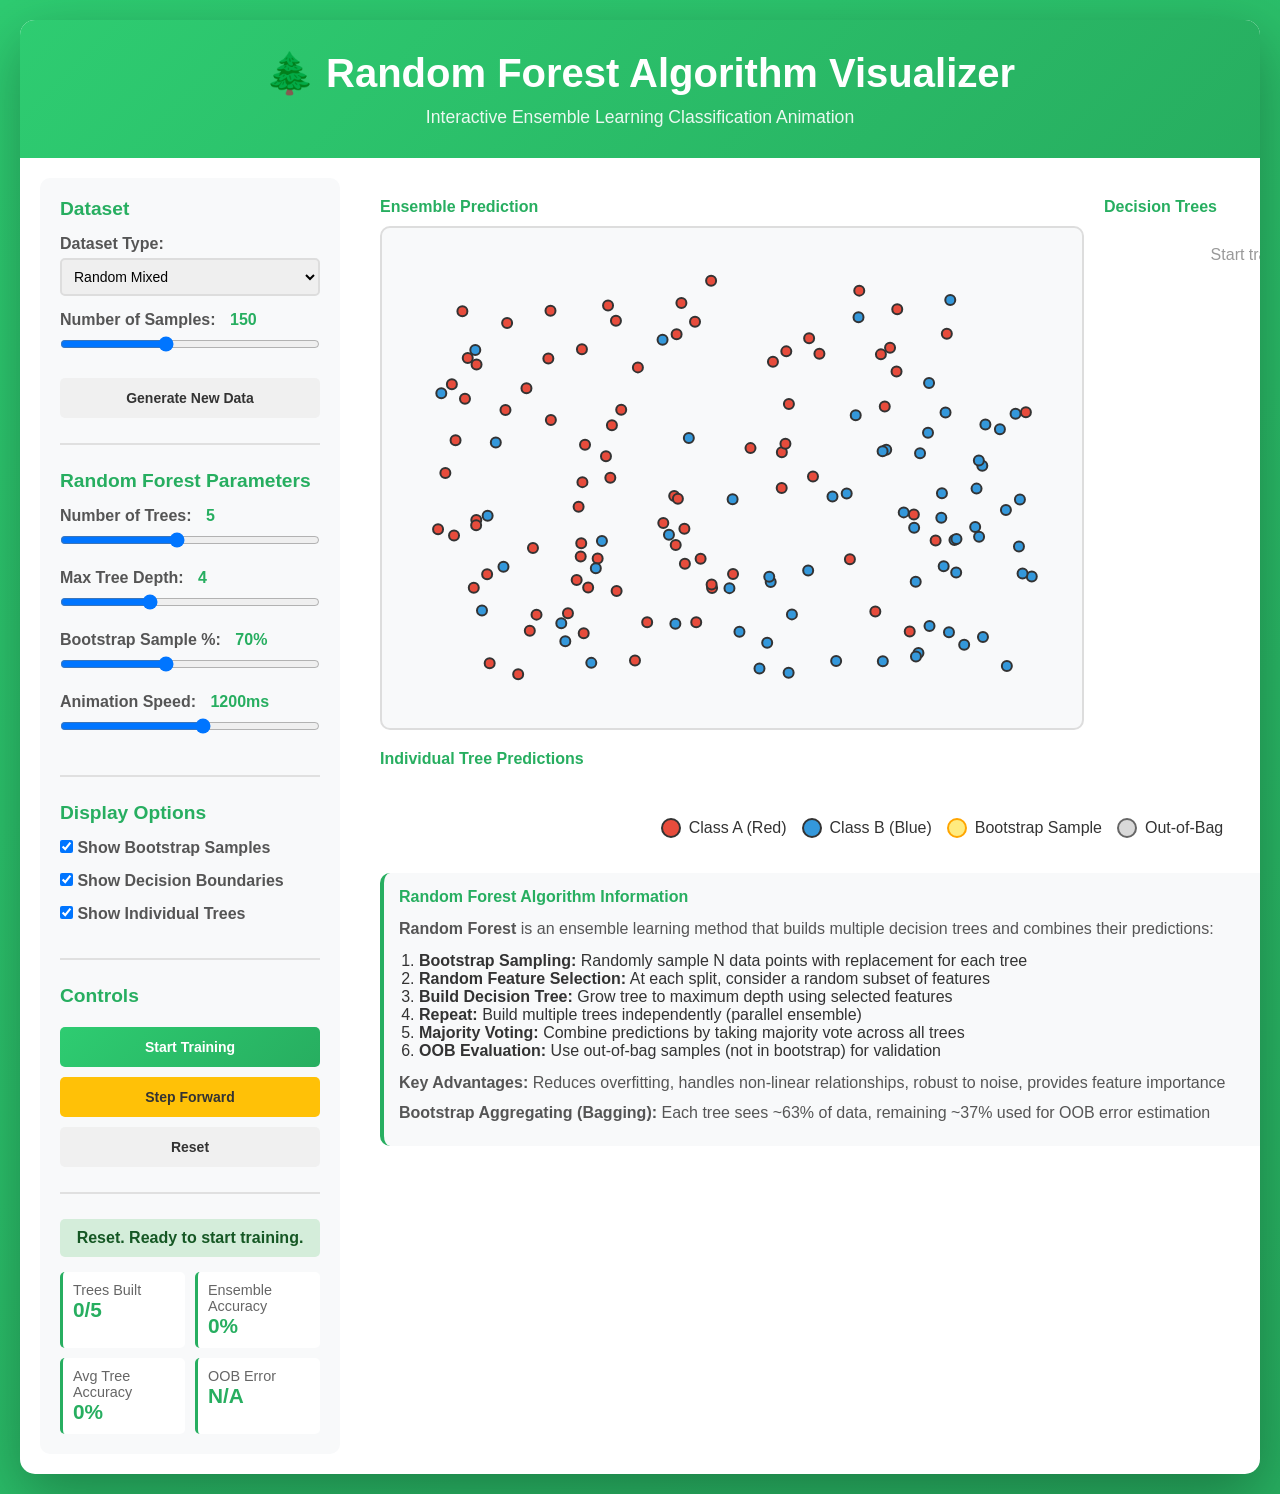
<file: random_forest_visualizer.html>
<!DOCTYPE html>
<html lang="en">
<head>
    <meta charset="UTF-8">
    <meta name="viewport" content="width=device-width, initial-scale=1.0">
    <title>Random Forest Algorithm Visualizer</title>
    <style>
        * {
            margin: 0;
            padding: 0;
            box-sizing: border-box;
        }

        body {
            font-family: 'Segoe UI', Tahoma, Geneva, Verdana, sans-serif;
            background: linear-gradient(135deg, #2ecc71 0%, #27ae60 100%);
            min-height: 100vh;
            padding: 20px;
            color: #333;
        }

        .container {
            max-width: 1800px;
            margin: 0 auto;
            background: white;
            border-radius: 15px;
            box-shadow: 0 20px 60px rgba(0, 0, 0, 0.3);
            overflow: hidden;
        }

        header {
            background: linear-gradient(135deg, #2ecc71 0%, #27ae60 100%);
            color: white;
            padding: 30px;
            text-align: center;
        }

        h1 {
            font-size: 2.5em;
            margin-bottom: 10px;
        }

        .subtitle {
            font-size: 1.1em;
            opacity: 0.9;
        }

        .main-content {
            display: grid;
            grid-template-columns: 300px 1fr;
            gap: 20px;
            padding: 20px;
        }

        .controls {
            background: #f8f9fa;
            padding: 20px;
            border-radius: 10px;
            height: fit-content;
        }

        .control-section {
            margin-bottom: 25px;
            padding-bottom: 20px;
            border-bottom: 2px solid #e0e0e0;
        }

        .control-section:last-child {
            border-bottom: none;
        }

        .control-section h3 {
            color: #27ae60;
            margin-bottom: 15px;
            font-size: 1.2em;
        }

        .control-group {
            margin-bottom: 15px;
        }

        label {
            display: block;
            margin-bottom: 5px;
            font-weight: 600;
            color: #555;
        }

        select, input[type="number"], input[type="range"] {
            width: 100%;
            padding: 8px;
            border: 2px solid #ddd;
            border-radius: 5px;
            font-size: 14px;
        }

        input[type="range"] {
            padding: 0;
        }

        .range-value {
            display: inline-block;
            margin-left: 10px;
            font-weight: bold;
            color: #27ae60;
        }

        button {
            width: 100%;
            padding: 12px;
            margin: 5px 0;
            border: none;
            border-radius: 5px;
            font-size: 14px;
            font-weight: 600;
            cursor: pointer;
            transition: all 0.3s;
        }

        .btn-primary {
            background: linear-gradient(135deg, #2ecc71 0%, #27ae60 100%);
            color: white;
        }

        .btn-primary:hover {
            transform: translateY(-2px);
            box-shadow: 0 5px 15px rgba(46, 204, 113, 0.4);
        }

        .btn-secondary {
            background: #f0f0f0;
            color: #333;
        }

        .btn-secondary:hover {
            background: #e0e0e0;
        }

        .btn-success {
            background: #28a745;
            color: white;
        }

        .btn-success:hover {
            background: #218838;
        }

        .btn-warning {
            background: #ffc107;
            color: #333;
        }

        .btn-warning:hover {
            background: #e0a800;
        }

        button:disabled {
            opacity: 0.5;
            cursor: not-allowed;
        }

        .visualization {
            background: white;
            border-radius: 10px;
            padding: 20px;
        }

        .canvas-container {
            display: grid;
            grid-template-columns: 1fr 400px;
            gap: 20px;
            margin-bottom: 20px;
        }

        canvas {
            border: 2px solid #ddd;
            border-radius: 10px;
            display: block;
            background: #f8f9fa;
        }

        .tree-grid {
            display: grid;
            grid-template-columns: repeat(2, 1fr);
            gap: 10px;
            margin-top: 20px;
        }

        .tree-canvas {
            width: 100%;
            height: 200px;
            border: 2px solid #ddd;
            border-radius: 5px;
            background: #f8f9fa;
        }

        .tree-canvas.current {
            border-color: #2ecc71;
            box-shadow: 0 0 10px rgba(46, 204, 113, 0.3);
        }

        .info-panel {
            margin-top: 20px;
            padding: 15px;
            background: #f8f9fa;
            border-radius: 10px;
            border-left: 4px solid #27ae60;
        }

        .info-panel h4 {
            color: #27ae60;
            margin-bottom: 10px;
        }

        .info-panel p {
            margin: 5px 0;
            color: #555;
            line-height: 1.6;
        }

        .status {
            padding: 10px;
            background: #d4edda;
            border-radius: 5px;
            margin-top: 10px;
            font-weight: 600;
            color: #155724;
            text-align: center;
        }

        .stats-grid {
            display: grid;
            grid-template-columns: 1fr 1fr;
            gap: 10px;
            margin-top: 15px;
        }

        .stat-item {
            background: white;
            padding: 10px;
            border-radius: 5px;
            border-left: 3px solid #27ae60;
        }

        .stat-label {
            font-size: 0.9em;
            color: #666;
        }

        .stat-value {
            font-size: 1.3em;
            font-weight: bold;
            color: #27ae60;
        }

        .tree-list {
            max-height: 500px;
            overflow-y: auto;
            margin-top: 10px;
        }

        .tree-item {
            background: white;
            padding: 10px;
            margin: 5px 0;
            border-radius: 5px;
            border-left: 3px solid #27ae60;
        }

        .tree-item.current {
            background: #d4edda;
            border-left-color: #ffc107;
        }

        .legend {
            display: flex;
            flex-wrap: wrap;
            gap: 15px;
            margin-top: 15px;
            padding: 15px;
            background: white;
            border-radius: 10px;
            justify-content: center;
        }

        .legend-item {
            display: flex;
            align-items: center;
            gap: 8px;
        }

        .legend-color {
            width: 20px;
            height: 20px;
            border-radius: 50%;
            border: 2px solid #333;
        }

        .bootstrap-indicator {
            margin-top: 10px;
            padding: 10px;
            background: #fff3cd;
            border-radius: 5px;
            border-left: 3px solid #ffc107;
            font-size: 0.9em;
        }
    </style>
</head>
<body>
    <div class="container">
        <header>
            <h1>🌲 Random Forest Algorithm Visualizer</h1>
            <p class="subtitle">Interactive Ensemble Learning Classification Animation</p>
        </header>

        <div class="main-content">
            <div class="controls">
                <div class="control-section">
                    <h3>Dataset</h3>
                    <div class="control-group">
                        <label for="datasetType">Dataset Type:</label>
                        <select id="datasetType">
                            <option value="linear">Linear Separable</option>
                            <option value="circular">Circular</option>
                            <option value="moons">Two Moons</option>
                            <option value="spiral">Spiral</option>
                            <option value="random" selected>Random Mixed</option>
                        </select>
                    </div>
                    <div class="control-group">
                        <label for="numSamples">Number of Samples: <span id="numSamplesValue" class="range-value">150</span></label>
                        <input type="range" id="numSamples" min="50" max="300" value="150" step="10">
                    </div>
                    <button class="btn-secondary" id="generateBtn">Generate New Data</button>
                </div>

                <div class="control-section">
                    <h3>Random Forest Parameters</h3>
                    <div class="control-group">
                        <label for="numTrees">Number of Trees: <span id="numTreesValue" class="range-value">5</span></label>
                        <input type="range" id="numTrees" min="1" max="10" value="5">
                    </div>
                    <div class="control-group">
                        <label for="maxDepth">Max Tree Depth: <span id="maxDepthValue" class="range-value">4</span></label>
                        <input type="range" id="maxDepth" min="2" max="8" value="4">
                    </div>
                    <div class="control-group">
                        <label for="sampleRatio">Bootstrap Sample %: <span id="sampleRatioValue" class="range-value">70%</span></label>
                        <input type="range" id="sampleRatio" min="50" max="100" value="70" step="5">
                    </div>
                    <div class="control-group">
                        <label for="animationSpeed">Animation Speed: <span id="animationSpeedValue" class="range-value">1200ms</span></label>
                        <input type="range" id="animationSpeed" min="200" max="2000" value="1200" step="100">
                    </div>
                </div>

                <div class="control-section">
                    <h3>Display Options</h3>
                    <div class="control-group">
                        <label>
                            <input type="checkbox" id="showBootstrap" checked> Show Bootstrap Samples
                        </label>
                    </div>
                    <div class="control-group">
                        <label>
                            <input type="checkbox" id="showBoundary" checked> Show Decision Boundaries
                        </label>
                    </div>
                    <div class="control-group">
                        <label>
                            <input type="checkbox" id="showIndividualTrees" checked> Show Individual Trees
                        </label>
                    </div>
                </div>

                <div class="control-section">
                    <h3>Controls</h3>
                    <button class="btn-primary" id="startBtn">Start Training</button>
                    <button class="btn-warning" id="stepBtn">Step Forward</button>
                    <button class="btn-secondary" id="resetBtn">Reset</button>
                </div>

                <div class="status" id="status">Ready to start</div>

                <div class="stats-grid">
                    <div class="stat-item">
                        <div class="stat-label">Trees Built</div>
                        <div class="stat-value" id="treesBuilt">0</div>
                    </div>
                    <div class="stat-item">
                        <div class="stat-label">Ensemble Accuracy</div>
                        <div class="stat-value" id="ensembleAccuracy">0%</div>
                    </div>
                    <div class="stat-item">
                        <div class="stat-label">Avg Tree Accuracy</div>
                        <div class="stat-value" id="avgTreeAccuracy">0%</div>
                    </div>
                    <div class="stat-item">
                        <div class="stat-label">OOB Error</div>
                        <div class="stat-value" id="oobError">N/A</div>
                    </div>
                </div>
            </div>

            <div class="visualization">
                <div class="canvas-container">
                    <div>
                        <h4 style="color: #27ae60; margin-bottom: 10px;">Ensemble Prediction</h4>
                        <canvas id="mainCanvas" width="700" height="500"></canvas>
                        <div id="bootstrapInfo" class="bootstrap-indicator" style="display: none;">
                            <strong>Current Bootstrap Sample:</strong> <span id="bootstrapDetails"></span>
                        </div>
                    </div>
                    <div>
                        <h4 style="color: #27ae60; margin-bottom: 10px;">Decision Trees</h4>
                        <div class="tree-list" id="treeList">
                            <p style="color: #999; text-align: center; margin-top: 20px;">Start training to build trees</p>
                        </div>
                    </div>
                </div>

                <div>
                    <h4 style="color: #27ae60; margin-bottom: 10px;">Individual Tree Predictions</h4>
                    <div class="tree-grid" id="treeGrid"></div>
                </div>

                <div class="legend">
                    <div class="legend-item">
                        <div class="legend-color" style="background: #e74c3c;"></div>
                        <span>Class A (Red)</span>
                    </div>
                    <div class="legend-item">
                        <div class="legend-color" style="background: #3498db;"></div>
                        <span>Class B (Blue)</span>
                    </div>
                    <div class="legend-item">
                        <div class="legend-color" style="background: rgba(255, 215, 0, 0.5); border-color: #ffa500;"></div>
                        <span>Bootstrap Sample</span>
                    </div>
                    <div class="legend-item">
                        <div class="legend-color" style="background: rgba(128, 128, 128, 0.3); border-color: #666;"></div>
                        <span>Out-of-Bag</span>
                    </div>
                </div>

                <div class="info-panel">
                    <h4>Random Forest Algorithm Information</h4>
                    <div id="algorithmInfo">
                        <p><strong>Random Forest</strong> is an ensemble learning method that builds multiple decision trees and combines their predictions:</p>
                        <ol style="margin-left: 20px; margin-top: 10px;">
                            <li><strong>Bootstrap Sampling:</strong> Randomly sample N data points with replacement for each tree</li>
                            <li><strong>Random Feature Selection:</strong> At each split, consider a random subset of features</li>
                            <li><strong>Build Decision Tree:</strong> Grow tree to maximum depth using selected features</li>
                            <li><strong>Repeat:</strong> Build multiple trees independently (parallel ensemble)</li>
                            <li><strong>Majority Voting:</strong> Combine predictions by taking majority vote across all trees</li>
                            <li><strong>OOB Evaluation:</strong> Use out-of-bag samples (not in bootstrap) for validation</li>
                        </ol>
                        <p style="margin-top: 10px;"><strong>Key Advantages:</strong> Reduces overfitting, handles non-linear relationships, robust to noise, provides feature importance</p>
                        <p><strong>Bootstrap Aggregating (Bagging):</strong> Each tree sees ~63% of data, remaining ~37% used for OOB error estimation</p>
                    </div>
                </div>
            </div>
        </div>
    </div>

    <script>
        const canvas = document.getElementById('mainCanvas');
        const ctx = canvas.getContext('2d');
        const statusEl = document.getElementById('status');
        const treeListEl = document.getElementById('treeList');
        const treeGridEl = document.getElementById('treeGrid');
        const bootstrapInfoEl = document.getElementById('bootstrapInfo');
        const bootstrapDetailsEl = document.getElementById('bootstrapDetails');

        // Colors
        const classAColor = '#e74c3c';
        const classBColor = '#3498db';
        const bootstrapColor = 'rgba(255, 215, 0, 0.6)';
        const oobColor = 'rgba(128, 128, 128, 0.4)';

        // State
        let dataPoints = [];
        let trees = [];
        let currentTreeIndex = 0;
        let isAnimating = false;
        let animationId = null;
        let numTrees = 5;
        let maxDepth = 4;
        let sampleRatio = 0.7;
        let animationSpeed = 1200;
        let showBootstrap = true;
        let showBoundary = true;
        let showIndividualTrees = true;
        let numSamples = 150;
        let datasetType = 'random';
        let currentBootstrapIndices = [];

        // Initialize
        init();

        function init() {
            generateData();
            draw();
        }

        // Event Listeners
        document.getElementById('datasetType').addEventListener('change', (e) => {
            datasetType = e.target.value;
            generateData();
        });

        document.getElementById('numSamples').addEventListener('input', (e) => {
            numSamples = parseInt(e.target.value);
            document.getElementById('numSamplesValue').textContent = e.target.value;
        });

        document.getElementById('generateBtn').addEventListener('click', generateData);

        document.getElementById('numTrees').addEventListener('input', (e) => {
            numTrees = parseInt(e.target.value);
            document.getElementById('numTreesValue').textContent = e.target.value;
        });

        document.getElementById('maxDepth').addEventListener('input', (e) => {
            maxDepth = parseInt(e.target.value);
            document.getElementById('maxDepthValue').textContent = e.target.value;
        });

        document.getElementById('sampleRatio').addEventListener('input', (e) => {
            sampleRatio = parseInt(e.target.value) / 100;
            document.getElementById('sampleRatioValue').textContent = e.target.value + '%';
        });

        document.getElementById('animationSpeed').addEventListener('input', (e) => {
            animationSpeed = parseInt(e.target.value);
            document.getElementById('animationSpeedValue').textContent = e.target.value + 'ms';
        });

        document.getElementById('showBootstrap').addEventListener('change', (e) => {
            showBootstrap = e.target.checked;
            draw();
        });

        document.getElementById('showBoundary').addEventListener('change', (e) => {
            showBoundary = e.target.checked;
            draw();
            drawAllTrees();
        });

        document.getElementById('showIndividualTrees').addEventListener('change', (e) => {
            showIndividualTrees = e.target.checked;
            if (showIndividualTrees) {
                drawAllTrees();
            } else {
                treeGridEl.innerHTML = '';
            }
        });

        document.getElementById('startBtn').addEventListener('click', startTraining);
        document.getElementById('stepBtn').addEventListener('click', step);
        document.getElementById('resetBtn').addEventListener('click', reset);

        function generateData() {
            dataPoints = [];
            const padding = 50;
            const width = canvas.width - 2 * padding;
            const height = canvas.height - 2 * padding;

            for (let i = 0; i < numSamples; i++) {
                let x, y, label;

                switch (datasetType) {
                    case 'linear':
                        x = Math.random() * width + padding;
                        y = Math.random() * height + padding;
                        label = (y > x) ? 1 : 0;
                        break;

                    case 'circular':
                        const angle = Math.random() * Math.PI * 2;
                        const radius = Math.random() * Math.min(width, height) / 2;
                        x = Math.cos(angle) * radius + canvas.width / 2;
                        y = Math.sin(angle) * radius + canvas.height / 2;
                        label = (radius < Math.min(width, height) / 4) ? 1 : 0;
                        break;

                    case 'moons':
                        const t = Math.random() * Math.PI;
                        const moon = Math.random() < 0.5 ? 0 : 1;
                        x = Math.cos(t) * width / 3 + canvas.width / 2 + (moon * width / 4);
                        y = Math.sin(t) * height / 4 + canvas.height / 2 + (moon * height / 3);
                        label = moon;
                        break;

                    case 'spiral':
                        const spiralAngle = Math.random() * Math.PI * 3;
                        const spiralRadius = spiralAngle / (Math.PI * 3) * Math.min(width, height) / 2;
                        const spiralClass = Math.random() < 0.5 ? 0 : 1;
                        const offset = spiralClass * Math.PI;
                        x = Math.cos(spiralAngle + offset) * spiralRadius + canvas.width / 2;
                        y = Math.sin(spiralAngle + offset) * spiralRadius + canvas.height / 2;
                        label = spiralClass;
                        break;

                    case 'random':
                    default:
                        x = Math.random() * width + padding;
                        y = Math.random() * height + padding;
                        const baseLabel = (x + y > canvas.width) ? 1 : 0;
                        label = Math.random() < 0.8 ? baseLabel : 1 - baseLabel;
                        break;
                }

                dataPoints.push({ x, y, label, id: i });
            }

            reset();
        }

        function reset() {
            if (animationId) {
                clearTimeout(animationId);
                animationId = null;
            }
            isAnimating = false;
            currentTreeIndex = 0;
            trees = [];
            currentBootstrapIndices = [];
            bootstrapInfoEl.style.display = 'none';

            updateStats();
            updateTreeList();
            updateStatus('Reset. Ready to start training.');
            draw();
            treeGridEl.innerHTML = '';
        }

        function startTraining() {
            if (isAnimating) {
                isAnimating = false;
                if (animationId) clearTimeout(animationId);
                updateStatus('Training paused');
                return;
            }

            isAnimating = true;
            animate();
        }

        function animate() {
            if (!isAnimating) return;

            const continueAnimation = step();

            if (continueAnimation && isAnimating) {
                animationId = setTimeout(animate, animationSpeed);
            } else {
                isAnimating = false;
                updateStatus('Training complete! Forest built successfully.');
                bootstrapInfoEl.style.display = 'none';
            }
        }

        function step() {
            if (currentTreeIndex >= numTrees) {
                updateStatus('Training complete!');
                bootstrapInfoEl.style.display = 'none';
                return false;
            }

            // Create bootstrap sample
            const bootstrapSample = createBootstrapSample();
            currentBootstrapIndices = bootstrapSample.indices;

            // Show bootstrap info
            if (showBootstrap) {
                bootstrapInfoEl.style.display = 'block';
                bootstrapDetailsEl.textContent = `${bootstrapSample.data.length} samples (${Math.round(bootstrapSample.uniqueRatio * 100)}% unique data points)`;
            }

            // Build decision tree
            const tree = buildDecisionTree(bootstrapSample.data, 0);
            tree.bootstrapIndices = bootstrapSample.indices;
            tree.oobIndices = bootstrapSample.oobIndices;

            // Calculate tree accuracy on full dataset
            let correct = 0;
            for (const point of dataPoints) {
                if (predictTree(tree, point.x, point.y) === point.label) {
                    correct++;
                }
            }
            tree.accuracy = (correct / dataPoints.length) * 100;

            trees.push(tree);
            currentTreeIndex++;

            updateStats();
            updateTreeList();
            updateStatus(`Built tree ${currentTreeIndex}/${numTrees} - Accuracy: ${tree.accuracy.toFixed(1)}%`);
            draw();

            if (showIndividualTrees) {
                drawAllTrees();
            }

            return currentTreeIndex < numTrees;
        }

        function createBootstrapSample() {
            const sampleSize = Math.floor(dataPoints.length * sampleRatio);
            const indices = [];
            const data = [];
            const uniqueIndices = new Set();
            const oobIndices = [];

            // Bootstrap sampling with replacement
            for (let i = 0; i < sampleSize; i++) {
                const idx = Math.floor(Math.random() * dataPoints.length);
                indices.push(idx);
                uniqueIndices.add(idx);
                data.push(dataPoints[idx]);
            }

            // Find out-of-bag samples
            for (let i = 0; i < dataPoints.length; i++) {
                if (!uniqueIndices.has(i)) {
                    oobIndices.push(i);
                }
            }

            return {
                data,
                indices,
                oobIndices,
                uniqueRatio: uniqueIndices.size / dataPoints.length
            };
        }

        function buildDecisionTree(data, depth) {
            if (depth >= maxDepth || data.length < 2) {
                // Leaf node - return majority class
                const classCount = data.reduce((acc, point) => {
                    acc[point.label] = (acc[point.label] || 0) + 1;
                    return acc;
                }, {});

                const majorityClass = parseInt(Object.keys(classCount).reduce((a, b) =>
                    classCount[a] > classCount[b] ? a : b
                ));

                return {
                    type: 'leaf',
                    class: majorityClass,
                    samples: data.length,
                    distribution: classCount
                };
            }

            // Find best split
            const split = findBestSplit(data);

            if (!split) {
                // Can't split further
                const classCount = data.reduce((acc, point) => {
                    acc[point.label] = (acc[point.label] || 0) + 1;
                    return acc;
                }, {});

                const majorityClass = parseInt(Object.keys(classCount).reduce((a, b) =>
                    classCount[a] > classCount[b] ? a : b
                ));

                return {
                    type: 'leaf',
                    class: majorityClass,
                    samples: data.length,
                    distribution: classCount
                };
            }

            // Split data
            const leftData = data.filter(point =>
                split.axis === 'x' ? point.x <= split.threshold : point.y <= split.threshold
            );
            const rightData = data.filter(point =>
                split.axis === 'x' ? point.x > split.threshold : point.y > split.threshold
            );

            return {
                type: 'split',
                axis: split.axis,
                threshold: split.threshold,
                left: buildDecisionTree(leftData, depth + 1),
                right: buildDecisionTree(rightData, depth + 1),
                samples: data.length
            };
        }

        function findBestSplit(data) {
            let bestGini = Infinity;
            let bestSplit = null;

            // Try random subset of features (simplified - we only have x and y)
            const axes = Math.random() < 0.5 ? ['x', 'y'] : ['y', 'x'];

            for (const axis of axes) {
                // Try random thresholds
                const numTries = Math.min(10, data.length);
                for (let i = 0; i < numTries; i++) {
                    const point = data[Math.floor(Math.random() * data.length)];
                    const threshold = point[axis];

                    const leftData = data.filter(p => p[axis] <= threshold);
                    const rightData = data.filter(p => p[axis] > threshold);

                    if (leftData.length === 0 || rightData.length === 0) continue;

                    const gini = calculateGini(leftData, rightData);

                    if (gini < bestGini) {
                        bestGini = gini;
                        bestSplit = { axis, threshold };
                    }
                }
            }

            return bestSplit;
        }

        function calculateGini(leftData, rightData) {
            const total = leftData.length + rightData.length;

            function giniImpurity(data) {
                if (data.length === 0) return 0;
                const classCount = data.reduce((acc, point) => {
                    acc[point.label] = (acc[point.label] || 0) + 1;
                    return acc;
                }, {});

                let gini = 1;
                for (const label in classCount) {
                    const prob = classCount[label] / data.length;
                    gini -= prob * prob;
                }
                return gini;
            }

            const leftGini = giniImpurity(leftData);
            const rightGini = giniImpurity(rightData);

            return (leftData.length / total) * leftGini + (rightData.length / total) * rightGini;
        }

        function predictTree(tree, x, y) {
            if (tree.type === 'leaf') {
                return tree.class;
            }

            const value = tree.axis === 'x' ? x : y;
            if (value <= tree.threshold) {
                return predictTree(tree.left, x, y);
            } else {
                return predictTree(tree.right, x, y);
            }
        }

        function predictForest(x, y) {
            if (trees.length === 0) return null;

            const votes = { 0: 0, 1: 0 };
            for (const tree of trees) {
                const prediction = predictTree(tree, x, y);
                votes[prediction]++;
            }

            return votes[1] > votes[0] ? 1 : 0;
        }

        function draw() {
            ctx.clearRect(0, 0, canvas.width, canvas.height);

            // Draw ensemble decision boundary
            if (showBoundary && trees.length > 0) {
                const resolution = 5;
                for (let x = 0; x < canvas.width; x += resolution) {
                    for (let y = 0; y < canvas.height; y += resolution) {
                        const prediction = predictForest(x, y);
                        ctx.fillStyle = prediction === 1 ?
                            'rgba(52, 152, 219, 0.1)' :
                            'rgba(231, 76, 60, 0.1)';
                        ctx.fillRect(x, y, resolution, resolution);
                    }
                }
            }

            // Draw data points
            dataPoints.forEach((point, idx) => {
                const isInBootstrap = currentBootstrapIndices.includes(idx);
                const radius = 5;

                ctx.fillStyle = point.label === 1 ? classBColor : classAColor;

                if (showBootstrap && currentBootstrapIndices.length > 0) {
                    if (isInBootstrap) {
                        ctx.strokeStyle = '#ffa500';
                        ctx.lineWidth = 3;
                    } else {
                        ctx.strokeStyle = '#666';
                        ctx.lineWidth = 2;
                        ctx.fillStyle = point.label === 1 ?
                            'rgba(52, 152, 219, 0.4)' : 'rgba(231, 76, 60, 0.4)';
                    }
                } else {
                    ctx.strokeStyle = '#333';
                    ctx.lineWidth = 2;
                }

                ctx.beginPath();
                ctx.arc(point.x, point.y, radius, 0, Math.PI * 2);
                ctx.fill();
                ctx.stroke();
            });
        }

        function drawAllTrees() {
            if (!showIndividualTrees) return;

            treeGridEl.innerHTML = '';

            trees.forEach((tree, idx) => {
                const treeCanvas = document.createElement('canvas');
                treeCanvas.className = 'tree-canvas';
                if (idx === trees.length - 1) {
                    treeCanvas.classList.add('current');
                }
                treeCanvas.width = 350;
                treeCanvas.height = 200;
                treeGridEl.appendChild(treeCanvas);

                const treeCtx = treeCanvas.getContext('2d');

                // Draw decision boundary for this tree
                const resolution = 5;
                for (let x = 0; x < treeCanvas.width; x += resolution) {
                    for (let y = 0; y < treeCanvas.height; y += resolution) {
                        // Scale coordinates to match main canvas
                        const scaledX = (x / treeCanvas.width) * canvas.width;
                        const scaledY = (y / treeCanvas.height) * canvas.height;

                        const prediction = predictTree(tree, scaledX, scaledY);
                        treeCtx.fillStyle = prediction === 1 ?
                            'rgba(52, 152, 219, 0.2)' :
                            'rgba(231, 76, 60, 0.2)';
                        treeCtx.fillRect(x, y, resolution, resolution);
                    }
                }

                // Draw data points (scaled down)
                dataPoints.forEach((point) => {
                    const scaledX = (point.x / canvas.width) * treeCanvas.width;
                    const scaledY = (point.y / canvas.height) * treeCanvas.height;
                    const radius = 2;

                    treeCtx.fillStyle = point.label === 1 ? classBColor : classAColor;
                    treeCtx.strokeStyle = '#333';
                    treeCtx.lineWidth = 1;

                    treeCtx.beginPath();
                    treeCtx.arc(scaledX, scaledY, radius, 0, Math.PI * 2);
                    treeCtx.fill();
                    treeCtx.stroke();
                });

                // Add tree label
                treeCtx.fillStyle = '#27ae60';
                treeCtx.font = 'bold 12px Arial';
                treeCtx.fillText(`Tree ${idx + 1} (${tree.accuracy.toFixed(1)}%)`, 5, 15);
            });
        }

        function updateStats() {
            document.getElementById('treesBuilt').textContent = `${trees.length}/${numTrees}`;

            // Calculate ensemble accuracy
            if (trees.length > 0) {
                let correct = 0;
                for (const point of dataPoints) {
                    if (predictForest(point.x, point.y) === point.label) {
                        correct++;
                    }
                }
                const accuracy = (correct / dataPoints.length) * 100;
                document.getElementById('ensembleAccuracy').textContent = accuracy.toFixed(1) + '%';

                // Average tree accuracy
                const avgAccuracy = trees.reduce((sum, tree) => sum + tree.accuracy, 0) / trees.length;
                document.getElementById('avgTreeAccuracy').textContent = avgAccuracy.toFixed(1) + '%';

                // Calculate OOB error
                const oobPredictions = new Array(dataPoints.length).fill(null).map(() => ({ votes: { 0: 0, 1: 0 }, count: 0 }));

                trees.forEach(tree => {
                    tree.oobIndices.forEach(idx => {
                        const point = dataPoints[idx];
                        const prediction = predictTree(tree, point.x, point.y);
                        oobPredictions[idx].votes[prediction]++;
                        oobPredictions[idx].count++;
                    });
                });

                let oobCorrect = 0;
                let oobTotal = 0;
                oobPredictions.forEach((pred, idx) => {
                    if (pred.count > 0) {
                        const prediction = pred.votes[1] > pred.votes[0] ? 1 : 0;
                        if (prediction === dataPoints[idx].label) {
                            oobCorrect++;
                        }
                        oobTotal++;
                    }
                });

                if (oobTotal > 0) {
                    const oobError = ((oobTotal - oobCorrect) / oobTotal) * 100;
                    document.getElementById('oobError').textContent = oobError.toFixed(1) + '%';
                } else {
                    document.getElementById('oobError').textContent = 'N/A';
                }
            } else {
                document.getElementById('ensembleAccuracy').textContent = '0%';
                document.getElementById('avgTreeAccuracy').textContent = '0%';
                document.getElementById('oobError').textContent = 'N/A';
            }
        }

        function updateTreeList() {
            if (trees.length === 0) {
                treeListEl.innerHTML = '<p style="color: #999; text-align: center; margin-top: 20px;">Start training to build trees</p>';
                return;
            }

            treeListEl.innerHTML = '';

            trees.forEach((tree, idx) => {
                const item = document.createElement('div');
                item.className = 'tree-item';
                if (idx === trees.length - 1) {
                    item.classList.add('current');
                }

                const depth = getTreeDepth(tree);
                const leaves = getLeafCount(tree);

                item.innerHTML = `
                    <div style="font-weight: bold; color: #27ae60;">Tree ${idx + 1}</div>
                    <div style="font-size: 0.9em; margin-top: 5px;">
                        <strong>Accuracy:</strong> ${tree.accuracy.toFixed(1)}%
                    </div>
                    <div style="font-size: 0.9em;">
                        <strong>Depth:</strong> ${depth} | <strong>Leaves:</strong> ${leaves}
                    </div>
                    <div style="font-size: 0.9em;">
                        <strong>Bootstrap:</strong> ${tree.bootstrapIndices.length} samples
                    </div>
                    <div style="font-size: 0.9em;">
                        <strong>OOB:</strong> ${tree.oobIndices.length} samples
                    </div>
                `;

                treeListEl.appendChild(item);
            });

            treeListEl.scrollTop = treeListEl.scrollHeight;
        }

        function getTreeDepth(node, depth = 0) {
            if (node.type === 'leaf') return depth;
            return Math.max(
                getTreeDepth(node.left, depth + 1),
                getTreeDepth(node.right, depth + 1)
            );
        }

        function getLeafCount(node) {
            if (node.type === 'leaf') return 1;
            return getLeafCount(node.left) + getLeafCount(node.right);
        }

        function updateStatus(message) {
            statusEl.textContent = message;
        }
    </script>
</body>
</html>
</file>
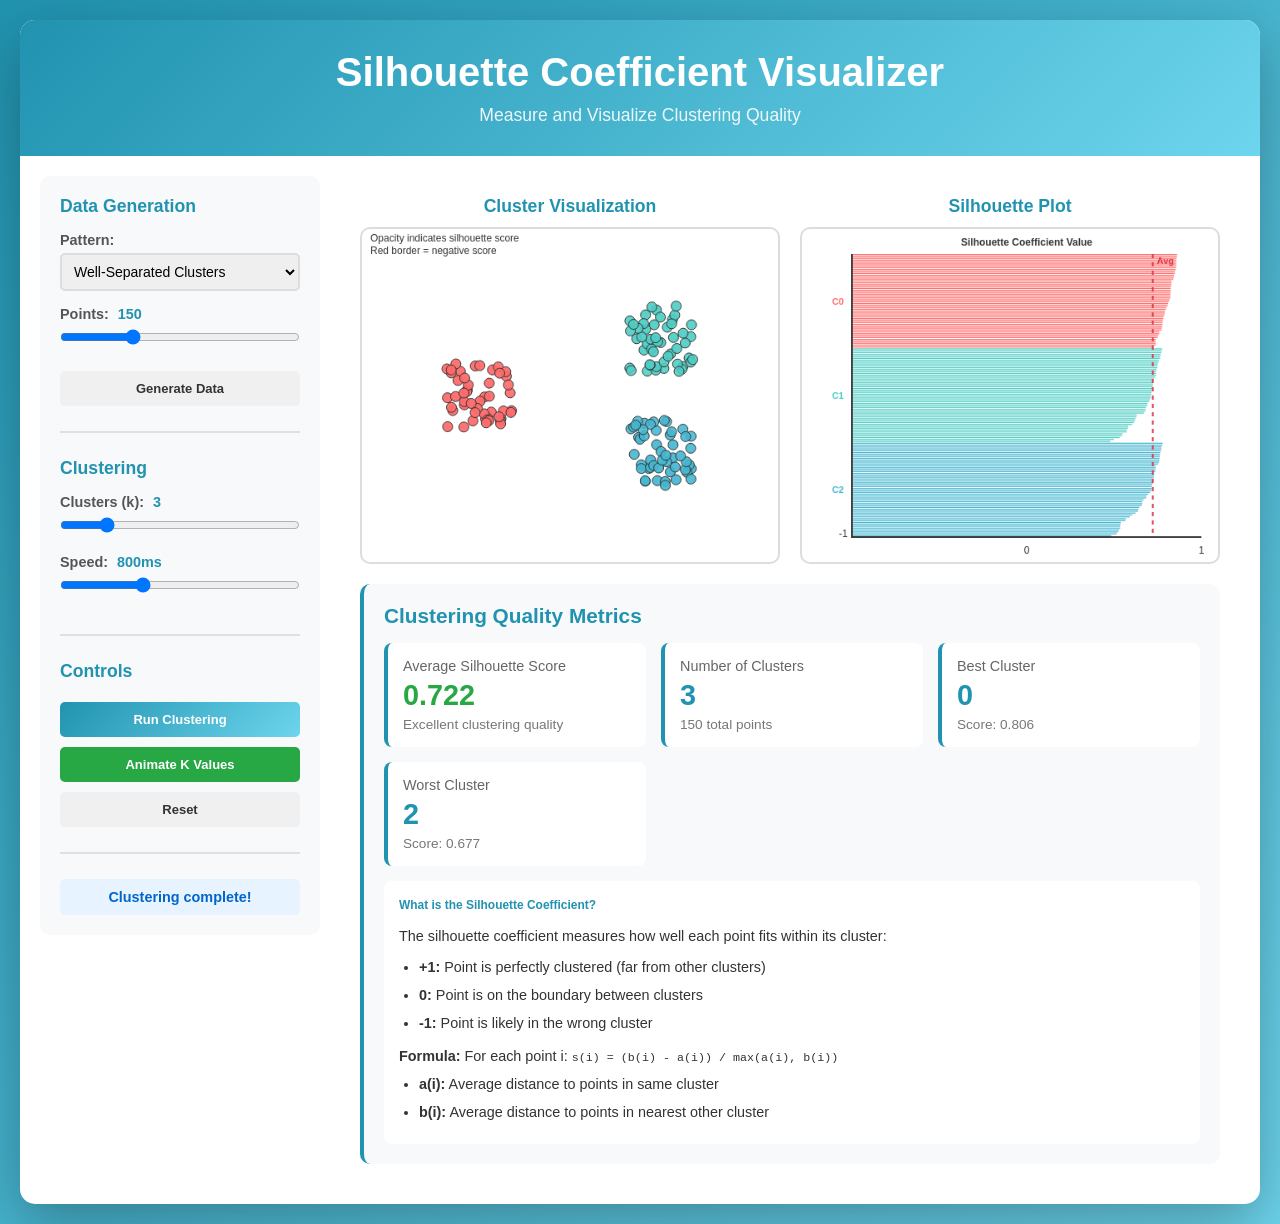
<file: silhouette_visualizer.html>
<!DOCTYPE html>
<html lang="en">
<head>
    <meta charset="UTF-8">
    <meta name="viewport" content="width=device-width, initial-scale=1.0">
    <title>Silhouette Coefficient Visualizer</title>
    <style>
        * {
            margin: 0;
            padding: 0;
            box-sizing: border-box;
        }

        body {
            font-family: 'Segoe UI', Tahoma, Geneva, Verdana, sans-serif;
            background: linear-gradient(135deg, #2193b0 0%, #6dd5ed 100%);
            min-height: 100vh;
            padding: 20px;
            color: #333;
        }

        .container {
            max-width: 1600px;
            margin: 0 auto;
            background: white;
            border-radius: 15px;
            box-shadow: 0 20px 60px rgba(0, 0, 0, 0.3);
            overflow: hidden;
        }

        header {
            background: linear-gradient(135deg, #2193b0 0%, #6dd5ed 100%);
            color: white;
            padding: 30px;
            text-align: center;
        }

        h1 {
            font-size: 2.5em;
            margin-bottom: 10px;
        }

        .subtitle {
            font-size: 1.1em;
            opacity: 0.9;
        }

        .main-content {
            display: grid;
            grid-template-columns: 280px 1fr;
            gap: 20px;
            padding: 20px;
        }

        .controls {
            background: #f8f9fa;
            padding: 20px;
            border-radius: 10px;
            height: fit-content;
        }

        .control-section {
            margin-bottom: 25px;
            padding-bottom: 20px;
            border-bottom: 2px solid #e0e0e0;
        }

        .control-section:last-child {
            border-bottom: none;
        }

        .control-section h3 {
            color: #2193b0;
            margin-bottom: 15px;
            font-size: 1.1em;
        }

        .control-group {
            margin-bottom: 15px;
        }

        label {
            display: block;
            margin-bottom: 5px;
            font-weight: 600;
            color: #555;
            font-size: 0.9em;
        }

        select, input[type="number"], input[type="range"] {
            width: 100%;
            padding: 8px;
            border: 2px solid #ddd;
            border-radius: 5px;
            font-size: 14px;
        }

        input[type="range"] {
            padding: 0;
        }

        .range-value {
            display: inline-block;
            margin-left: 5px;
            font-weight: bold;
            color: #2193b0;
        }

        button {
            width: 100%;
            padding: 10px;
            margin: 5px 0;
            border: none;
            border-radius: 5px;
            font-size: 13px;
            font-weight: 600;
            cursor: pointer;
            transition: all 0.3s;
        }

        .btn-primary {
            background: linear-gradient(135deg, #2193b0 0%, #6dd5ed 100%);
            color: white;
        }

        .btn-primary:hover {
            transform: translateY(-2px);
            box-shadow: 0 5px 15px rgba(33, 147, 176, 0.4);
        }

        .btn-secondary {
            background: #f0f0f0;
            color: #333;
        }

        .btn-secondary:hover {
            background: #e0e0e0;
        }

        .btn-success {
            background: #28a745;
            color: white;
        }

        .btn-success:hover {
            background: #218838;
        }

        button:disabled {
            opacity: 0.5;
            cursor: not-allowed;
        }

        .visualization {
            background: white;
            border-radius: 10px;
            padding: 20px;
        }

        .canvas-container {
            display: grid;
            grid-template-columns: 1fr 1fr;
            gap: 20px;
            margin-bottom: 20px;
        }

        canvas {
            border: 2px solid #ddd;
            border-radius: 10px;
            display: block;
            background: white;
            width: 100%;
        }

        .info-panel {
            margin-top: 20px;
            padding: 20px;
            background: #f8f9fa;
            border-radius: 10px;
            border-left: 4px solid #2193b0;
        }

        .info-panel h4 {
            color: #2193b0;
            margin-bottom: 15px;
            font-size: 1.3em;
        }

        .metrics {
            display: grid;
            grid-template-columns: repeat(auto-fit, minmax(200px, 1fr));
            gap: 15px;
            margin-top: 15px;
        }

        .metric-card {
            background: white;
            padding: 15px;
            border-radius: 8px;
            border-left: 4px solid #2193b0;
        }

        .metric-label {
            font-size: 0.9em;
            color: #666;
            margin-bottom: 5px;
        }

        .metric-value {
            font-size: 1.8em;
            font-weight: bold;
            color: #2193b0;
        }

        .metric-description {
            font-size: 0.85em;
            color: #777;
            margin-top: 5px;
        }

        .score-good {
            color: #28a745;
        }

        .score-fair {
            color: #ffc107;
        }

        .score-poor {
            color: #dc3545;
        }

        .status {
            padding: 10px;
            background: #e7f3ff;
            border-radius: 5px;
            margin-top: 10px;
            font-weight: 600;
            color: #0066cc;
            text-align: center;
            font-size: 0.9em;
        }

        .explanation {
            margin-top: 15px;
            padding: 15px;
            background: white;
            border-radius: 8px;
            font-size: 0.9em;
            line-height: 1.6;
        }

        .explanation h5 {
            color: #2193b0;
            margin-bottom: 10px;
        }

        .explanation ul {
            margin-left: 20px;
            margin-top: 8px;
        }

        .explanation li {
            margin-bottom: 5px;
        }

        .canvas-label {
            text-align: center;
            font-weight: 600;
            color: #2193b0;
            margin-bottom: 10px;
            font-size: 1.1em;
        }
    </style>
</head>
<body>
    <div class="container">
        <header>
            <h1>Silhouette Coefficient Visualizer</h1>
            <p class="subtitle">Measure and Visualize Clustering Quality</p>
        </header>

        <div class="main-content">
            <div class="controls">
                <div class="control-section">
                    <h3>Data Generation</h3>
                    <div class="control-group">
                        <label for="dataPattern">Pattern:</label>
                        <select id="dataPattern">
                            <option value="clusters">Well-Separated Clusters</option>
                            <option value="overlapping">Overlapping Clusters</option>
                            <option value="random">Random Points</option>
                            <option value="circular">Circular</option>
                            <option value="elongated">Elongated Clusters</option>
                        </select>
                    </div>
                    <div class="control-group">
                        <label for="numPoints">Points: <span id="numPointsValue" class="range-value">150</span></label>
                        <input type="range" id="numPoints" min="50" max="400" value="150" step="10">
                    </div>
                    <button class="btn-secondary" id="generateBtn">Generate Data</button>
                </div>

                <div class="control-section">
                    <h3>Clustering</h3>
                    <div class="control-group">
                        <label for="numClusters">Clusters (k): <span id="numClustersValue" class="range-value">3</span></label>
                        <input type="range" id="numClusters" min="2" max="8" value="3">
                    </div>
                    <div class="control-group">
                        <label for="animationSpeed">Speed: <span id="animationSpeedValue" class="range-value">800ms</span></label>
                        <input type="range" id="animationSpeed" min="200" max="2000" value="800" step="100">
                    </div>
                </div>

                <div class="control-section">
                    <h3>Controls</h3>
                    <button class="btn-primary" id="startBtn">Run Clustering</button>
                    <button class="btn-success" id="animateBtn">Animate K Values</button>
                    <button class="btn-secondary" id="resetBtn">Reset</button>
                </div>

                <div class="status" id="status">Ready to start</div>
            </div>

            <div class="visualization">
                <div class="canvas-container">
                    <div>
                        <div class="canvas-label">Cluster Visualization</div>
                        <canvas id="clusterCanvas" width="500" height="400"></canvas>
                    </div>
                    <div>
                        <div class="canvas-label">Silhouette Plot</div>
                        <canvas id="silhouetteCanvas" width="500" height="400"></canvas>
                    </div>
                </div>

                <div class="info-panel">
                    <h4>Clustering Quality Metrics</h4>
                    <div class="metrics" id="metrics"></div>

                    <div class="explanation">
                        <h5>What is the Silhouette Coefficient?</h5>
                        <p>The silhouette coefficient measures how well each point fits within its cluster:</p>
                        <ul>
                            <li><strong>+1:</strong> Point is perfectly clustered (far from other clusters)</li>
                            <li><strong>0:</strong> Point is on the boundary between clusters</li>
                            <li><strong>-1:</strong> Point is likely in the wrong cluster</li>
                        </ul>
                        <p style="margin-top: 10px;"><strong>Formula:</strong> For each point i: <code>s(i) = (b(i) - a(i)) / max(a(i), b(i))</code></p>
                        <ul style="margin-top: 5px;">
                            <li><strong>a(i):</strong> Average distance to points in same cluster</li>
                            <li><strong>b(i):</strong> Average distance to points in nearest other cluster</li>
                        </ul>
                    </div>
                </div>
            </div>
        </div>
    </div>

    <script>
        const clusterCanvas = document.getElementById('clusterCanvas');
        const silhouetteCanvas = document.getElementById('silhouetteCanvas');
        const clusterCtx = clusterCanvas.getContext('2d');
        const silhouetteCtx = silhouetteCanvas.getContext('2d');
        const statusEl = document.getElementById('status');
        const metricsEl = document.getElementById('metrics');

        // Color palette
        const colors = [
            '#FF6B6B', '#4ECDC4', '#45B7D1', '#FFA07A',
            '#98D8C8', '#F7DC6F', '#BB8FCE', '#85C1E2'
        ];

        // State
        let points = [];
        let clusters = [];
        let silhouetteScores = [];
        let avgSilhouetteScore = 0;
        let numClusters = 3;
        let animationSpeed = 800;
        let isAnimating = false;
        let animationId = null;

        // Initialize
        init();

        function init() {
            generateData();
            runClustering();
        }

        // Event Listeners
        document.getElementById('dataPattern').addEventListener('change', () => {
            generateData();
            runClustering();
        });

        document.getElementById('numPoints').addEventListener('input', (e) => {
            document.getElementById('numPointsValue').textContent = e.target.value;
        });

        document.getElementById('numClusters').addEventListener('input', (e) => {
            numClusters = parseInt(e.target.value);
            document.getElementById('numClustersValue').textContent = e.target.value;
        });

        document.getElementById('animationSpeed').addEventListener('input', (e) => {
            animationSpeed = parseInt(e.target.value);
            document.getElementById('animationSpeedValue').textContent = e.target.value + 'ms';
        });

        document.getElementById('generateBtn').addEventListener('click', () => {
            generateData();
            runClustering();
        });

        document.getElementById('startBtn').addEventListener('click', runClustering);
        document.getElementById('animateBtn').addEventListener('click', animateKValues);
        document.getElementById('resetBtn').addEventListener('click', reset);

        function generateData() {
            const numPoints = parseInt(document.getElementById('numPoints').value);
            const pattern = document.getElementById('dataPattern').value;
            points = [];

            const width = clusterCanvas.width - 60;
            const height = clusterCanvas.height - 60;
            const marginX = 30;
            const marginY = 30;

            switch(pattern) {
                case 'clusters':
                    // Well-separated clusters
                    const numGroups = 3;
                    const centers = [
                        { x: width * 0.25 + marginX, y: height * 0.5 + marginY },
                        { x: width * 0.75 + marginX, y: height * 0.3 + marginY },
                        { x: width * 0.75 + marginX, y: height * 0.7 + marginY }
                    ];
                    for (let i = 0; i < numPoints; i++) {
                        const center = centers[i % numGroups];
                        points.push({
                            x: center.x + (Math.random() - 0.5) * 80,
                            y: center.y + (Math.random() - 0.5) * 80
                        });
                    }
                    break;

                case 'overlapping':
                    // Overlapping clusters
                    const overlapCenters = [
                        { x: width * 0.35 + marginX, y: height * 0.5 + marginY },
                        { x: width * 0.65 + marginX, y: height * 0.5 + marginY }
                    ];
                    for (let i = 0; i < numPoints; i++) {
                        const center = overlapCenters[i % 2];
                        points.push({
                            x: center.x + (Math.random() - 0.5) * 150,
                            y: center.y + (Math.random() - 0.5) * 150
                        });
                    }
                    break;

                case 'random':
                    for (let i = 0; i < numPoints; i++) {
                        points.push({
                            x: Math.random() * width + marginX,
                            y: Math.random() * height + marginY
                        });
                    }
                    break;

                case 'circular':
                    const centerX = width / 2 + marginX;
                    const centerY = height / 2 + marginY;
                    const radius = Math.min(width, height) / 3;
                    for (let i = 0; i < numPoints; i++) {
                        const angle = (i / numPoints) * 2 * Math.PI;
                        const r = radius + (Math.random() - 0.5) * 40;
                        points.push({
                            x: centerX + Math.cos(angle) * r,
                            y: centerY + Math.sin(angle) * r
                        });
                    }
                    break;

                case 'elongated':
                    // Elongated clusters
                    const elongCenters = [
                        { x: width * 0.3 + marginX, y: height * 0.3 + marginY },
                        { x: width * 0.7 + marginX, y: height * 0.7 + marginY }
                    ];
                    for (let i = 0; i < numPoints; i++) {
                        const center = elongCenters[i % 2];
                        points.push({
                            x: center.x + (Math.random() - 0.5) * 200,
                            y: center.y + (Math.random() - 0.5) * 60
                        });
                    }
                    break;
            }

            updateStatus('Generated ' + numPoints + ' points');
        }

        function runClustering() {
            if (points.length === 0) {
                updateStatus('Please generate data first!');
                return;
            }

            updateStatus('Running K-Means clustering...');

            // Run K-Means
            const result = kMeans(points, numClusters);
            clusters = result.clusters;

            // Calculate silhouette scores
            calculateSilhouetteScores();

            // Draw
            drawClusterVisualization();
            drawSilhouettePlot();
            updateMetrics();

            updateStatus('Clustering complete!');
        }

        function kMeans(data, k, maxIterations = 100) {
            // Initialize centroids randomly
            let centroids = [];
            const usedIndices = new Set();
            while (centroids.length < k) {
                const idx = Math.floor(Math.random() * data.length);
                if (!usedIndices.has(idx)) {
                    centroids.push({ ...data[idx] });
                    usedIndices.add(idx);
                }
            }

            let assignments = new Array(data.length).fill(-1);
            let converged = false;
            let iteration = 0;

            while (!converged && iteration < maxIterations) {
                // Assignment step
                const oldAssignments = [...assignments];
                for (let i = 0; i < data.length; i++) {
                    let minDist = Infinity;
                    let closestCluster = 0;
                    for (let j = 0; j < centroids.length; j++) {
                        const dist = distance(data[i], centroids[j]);
                        if (dist < minDist) {
                            minDist = dist;
                            closestCluster = j;
                        }
                    }
                    assignments[i] = closestCluster;
                }

                // Update centroids
                const newCentroids = [];
                for (let i = 0; i < k; i++) {
                    const clusterPoints = data.filter((_, idx) => assignments[idx] === i);
                    if (clusterPoints.length > 0) {
                        const sumX = clusterPoints.reduce((sum, p) => sum + p.x, 0);
                        const sumY = clusterPoints.reduce((sum, p) => sum + p.y, 0);
                        newCentroids.push({
                            x: sumX / clusterPoints.length,
                            y: sumY / clusterPoints.length
                        });
                    } else {
                        newCentroids.push({ ...centroids[i] });
                    }
                }
                centroids = newCentroids;

                // Check convergence
                converged = oldAssignments.every((val, idx) => val === assignments[idx]);
                iteration++;
            }

            return { clusters: assignments, centroids };
        }

        function calculateSilhouetteScores() {
            silhouetteScores = [];

            for (let i = 0; i < points.length; i++) {
                const clusterI = clusters[i];

                // Calculate a(i): average distance to points in same cluster
                const sameClusterPoints = points.filter((_, idx) => clusters[idx] === clusterI && idx !== i);
                let a_i = 0;
                if (sameClusterPoints.length > 0) {
                    a_i = sameClusterPoints.reduce((sum, p) => sum + distance(points[i], p), 0) / sameClusterPoints.length;
                }

                // Calculate b(i): min average distance to points in other clusters
                let b_i = Infinity;
                for (let j = 0; j < numClusters; j++) {
                    if (j !== clusterI) {
                        const otherClusterPoints = points.filter((_, idx) => clusters[idx] === j);
                        if (otherClusterPoints.length > 0) {
                            const avgDist = otherClusterPoints.reduce((sum, p) => sum + distance(points[i], p), 0) / otherClusterPoints.length;
                            b_i = Math.min(b_i, avgDist);
                        }
                    }
                }

                // Calculate silhouette coefficient
                let s_i = 0;
                if (sameClusterPoints.length > 0) {
                    s_i = (b_i - a_i) / Math.max(a_i, b_i);
                }

                silhouetteScores.push({
                    score: s_i,
                    cluster: clusterI,
                    a: a_i,
                    b: b_i
                });
            }

            // Calculate average silhouette score
            avgSilhouetteScore = silhouetteScores.reduce((sum, s) => sum + s.score, 0) / silhouetteScores.length;
        }

        function drawClusterVisualization() {
            clusterCtx.clearRect(0, 0, clusterCanvas.width, clusterCanvas.height);

            // Draw points with color based on silhouette score
            points.forEach((point, idx) => {
                const cluster = clusters[idx];
                const score = silhouetteScores[idx].score;

                // Color based on cluster
                const baseColor = colors[cluster % colors.length];

                // Adjust opacity/brightness based on silhouette score
                const alpha = 0.4 + (score + 1) / 2 * 0.6; // Map [-1,1] to [0.4,1]

                clusterCtx.fillStyle = baseColor;
                clusterCtx.globalAlpha = alpha;
                clusterCtx.beginPath();
                clusterCtx.arc(point.x, point.y, 6, 0, Math.PI * 2);
                clusterCtx.fill();

                // Border color based on score
                if (score < 0) {
                    clusterCtx.strokeStyle = '#dc3545'; // Red for negative scores
                    clusterCtx.lineWidth = 2;
                } else {
                    clusterCtx.strokeStyle = '#333';
                    clusterCtx.lineWidth = 1;
                }
                clusterCtx.globalAlpha = 1;
                clusterCtx.stroke();
            });

            // Draw legend
            const legendY = 15;
            clusterCtx.font = '12px sans-serif';
            clusterCtx.fillStyle = '#333';
            clusterCtx.fillText('Opacity indicates silhouette score', 10, legendY);
            clusterCtx.fillText('Red border = negative score', 10, legendY + 15);
        }

        function drawSilhouettePlot() {
            silhouetteCtx.clearRect(0, 0, silhouetteCanvas.width, silhouetteCanvas.height);

            const width = silhouetteCanvas.width - 80;
            const height = silhouetteCanvas.height - 60;
            const marginX = 60;
            const marginY = 30;

            // Sort scores by cluster and then by score value
            const sortedScores = [...silhouetteScores].sort((a, b) => {
                if (a.cluster !== b.cluster) return a.cluster - b.cluster;
                return b.score - a.score;
            });

            const barHeight = height / sortedScores.length;

            // Draw bars
            sortedScores.forEach((item, idx) => {
                const y = marginY + idx * barHeight;
                const barWidth = ((item.score + 1) / 2) * width; // Map [-1,1] to [0,width]

                // Color based on cluster
                silhouetteCtx.fillStyle = colors[item.cluster % colors.length];
                silhouetteCtx.fillRect(marginX, y, barWidth, barHeight - 1);
            });

            // Draw average line
            const avgX = marginX + ((avgSilhouetteScore + 1) / 2) * width;
            silhouetteCtx.strokeStyle = '#dc3545';
            silhouetteCtx.lineWidth = 2;
            silhouetteCtx.setLineDash([5, 5]);
            silhouetteCtx.beginPath();
            silhouetteCtx.moveTo(avgX, marginY);
            silhouetteCtx.lineTo(avgX, marginY + height);
            silhouetteCtx.stroke();
            silhouetteCtx.setLineDash([]);

            // Draw axes
            silhouetteCtx.strokeStyle = '#333';
            silhouetteCtx.lineWidth = 2;
            silhouetteCtx.beginPath();
            silhouetteCtx.moveTo(marginX, marginY);
            silhouetteCtx.lineTo(marginX, marginY + height);
            silhouetteCtx.lineTo(marginX + width, marginY + height);
            silhouetteCtx.stroke();

            // Draw labels
            silhouetteCtx.fillStyle = '#333';
            silhouetteCtx.font = '12px sans-serif';
            silhouetteCtx.textAlign = 'right';
            silhouetteCtx.fillText('-1', marginX - 5, marginY + height);
            silhouetteCtx.textAlign = 'center';
            silhouetteCtx.fillText('0', marginX + width / 2, marginY + height + 20);
            silhouetteCtx.fillText('1', marginX + width, marginY + height + 20);

            silhouetteCtx.textAlign = 'left';
            silhouetteCtx.fillStyle = '#dc3545';
            silhouetteCtx.font = 'bold 11px sans-serif';
            silhouetteCtx.fillText('Avg', avgX + 5, marginY + 12);

            // Draw cluster labels
            let currentCluster = -1;
            let clusterStartIdx = 0;
            sortedScores.forEach((item, idx) => {
                if (item.cluster !== currentCluster) {
                    if (currentCluster !== -1) {
                        // Draw label for previous cluster
                        const midY = marginY + (clusterStartIdx + idx) / 2 * barHeight;
                        silhouetteCtx.fillStyle = colors[currentCluster % colors.length];
                        silhouetteCtx.font = 'bold 11px sans-serif';
                        silhouetteCtx.textAlign = 'right';
                        silhouetteCtx.fillText(`C${currentCluster}`, marginX - 10, midY + 4);
                    }
                    currentCluster = item.cluster;
                    clusterStartIdx = idx;
                }
            });
            // Draw last cluster label
            if (currentCluster !== -1) {
                const midY = marginY + (clusterStartIdx + sortedScores.length) / 2 * barHeight;
                silhouetteCtx.fillStyle = colors[currentCluster % colors.length];
                silhouetteCtx.font = 'bold 11px sans-serif';
                silhouetteCtx.textAlign = 'right';
                silhouetteCtx.fillText(`C${currentCluster}`, marginX - 10, midY + 4);
            }

            // Title
            silhouetteCtx.fillStyle = '#333';
            silhouetteCtx.font = 'bold 12px sans-serif';
            silhouetteCtx.textAlign = 'center';
            silhouetteCtx.fillText('Silhouette Coefficient Value', marginX + width / 2, marginY - 10);
        }

        function updateMetrics() {
            // Calculate cluster sizes
            const clusterSizes = new Array(numClusters).fill(0);
            clusters.forEach(c => clusterSizes[c]++);

            // Calculate per-cluster average scores
            const clusterScores = new Array(numClusters).fill(0);
            const clusterCounts = new Array(numClusters).fill(0);
            silhouetteScores.forEach(s => {
                clusterScores[s.cluster] += s.score;
                clusterCounts[s.cluster]++;
            });
            const avgClusterScores = clusterScores.map((sum, idx) =>
                clusterCounts[idx] > 0 ? sum / clusterCounts[idx] : 0
            );

            // Determine score quality
            let scoreClass = 'score-poor';
            let scoreLabel = 'Poor';
            if (avgSilhouetteScore > 0.7) {
                scoreClass = 'score-good';
                scoreLabel = 'Excellent';
            } else if (avgSilhouetteScore > 0.5) {
                scoreClass = 'score-good';
                scoreLabel = 'Good';
            } else if (avgSilhouetteScore > 0.25) {
                scoreClass = 'score-fair';
                scoreLabel = 'Fair';
            }

            metricsEl.innerHTML = `
                <div class="metric-card">
                    <div class="metric-label">Average Silhouette Score</div>
                    <div class="metric-value ${scoreClass}">${avgSilhouetteScore.toFixed(3)}</div>
                    <div class="metric-description">${scoreLabel} clustering quality</div>
                </div>
                <div class="metric-card">
                    <div class="metric-label">Number of Clusters</div>
                    <div class="metric-value">${numClusters}</div>
                    <div class="metric-description">${points.length} total points</div>
                </div>
                <div class="metric-card">
                    <div class="metric-label">Best Cluster</div>
                    <div class="metric-value">${avgClusterScores.indexOf(Math.max(...avgClusterScores))}</div>
                    <div class="metric-description">Score: ${Math.max(...avgClusterScores).toFixed(3)}</div>
                </div>
                <div class="metric-card">
                    <div class="metric-label">Worst Cluster</div>
                    <div class="metric-value">${avgClusterScores.indexOf(Math.min(...avgClusterScores))}</div>
                    <div class="metric-description">Score: ${Math.min(...avgClusterScores).toFixed(3)}</div>
                </div>
            `;
        }

        async function animateKValues() {
            if (points.length === 0) {
                updateStatus('Please generate data first!');
                return;
            }

            if (isAnimating) {
                isAnimating = false;
                if (animationId) clearTimeout(animationId);
                updateStatus('Animation stopped');
                return;
            }

            isAnimating = true;
            updateStatus('Animating through different k values...');

            for (let k = 2; k <= 8 && isAnimating; k++) {
                numClusters = k;
                document.getElementById('numClusters').value = k;
                document.getElementById('numClustersValue').textContent = k;

                // Run clustering
                const result = kMeans(points, numClusters);
                clusters = result.clusters;
                calculateSilhouetteScores();

                // Draw
                drawClusterVisualization();
                drawSilhouettePlot();
                updateMetrics();

                updateStatus(`Testing k=${k} (Score: ${avgSilhouetteScore.toFixed(3)})`);

                // Wait
                await new Promise(resolve => {
                    animationId = setTimeout(resolve, animationSpeed);
                });
            }

            isAnimating = false;
            updateStatus('Animation complete! Find optimal k by highest average score.');
        }

        function reset() {
            if (animationId) {
                clearTimeout(animationId);
                animationId = null;
            }
            isAnimating = false;
            generateData();
            runClustering();
            updateStatus('Reset complete');
        }

        function distance(p1, p2) {
            const dx = p1.x - p2.x;
            const dy = p1.y - p2.y;
            return Math.sqrt(dx * dx + dy * dy);
        }

        function updateStatus(message) {
            statusEl.textContent = message;
        }
    </script>
</body>
</html>
</file>
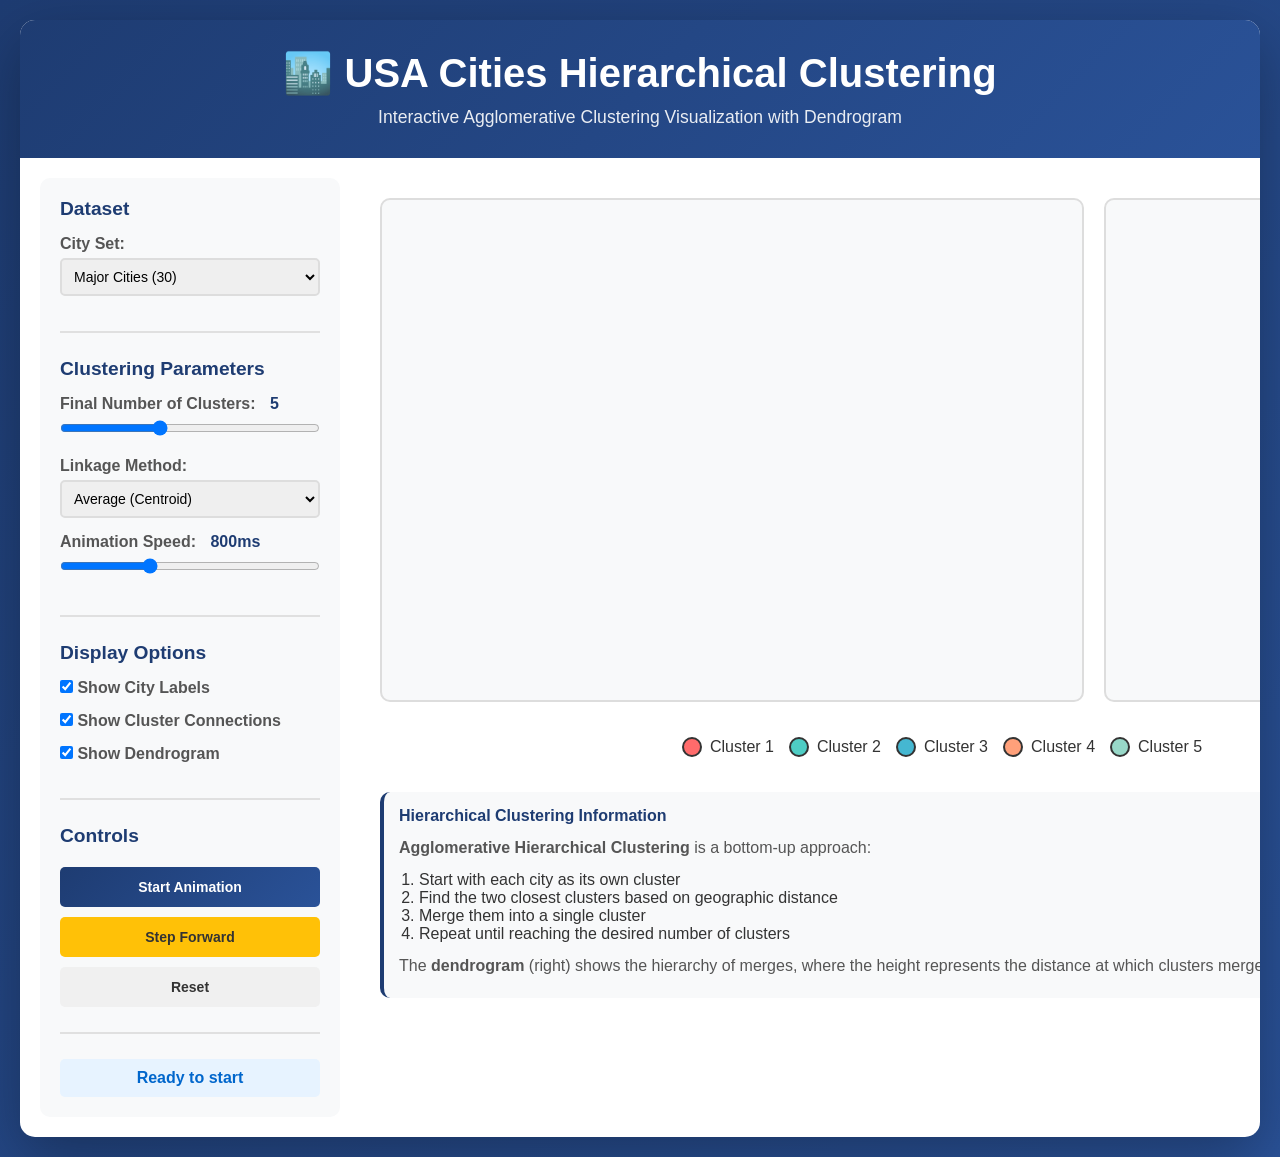
<file: usa_cities_clustering.html>
<!DOCTYPE html>
<html lang="en">
<head>
    <meta charset="UTF-8">
    <meta name="viewport" content="width=device-width, initial-scale=1.0">
    <title>USA Cities Hierarchical Clustering Visualizer</title>
    <style>
        * {
            margin: 0;
            padding: 0;
            box-sizing: border-box;
        }

        body {
            font-family: 'Segoe UI', Tahoma, Geneva, Verdana, sans-serif;
            background: linear-gradient(135deg, #1e3c72 0%, #2a5298 100%);
            min-height: 100vh;
            padding: 20px;
            color: #333;
        }

        .container {
            max-width: 1600px;
            margin: 0 auto;
            background: white;
            border-radius: 15px;
            box-shadow: 0 20px 60px rgba(0, 0, 0, 0.3);
            overflow: hidden;
        }

        header {
            background: linear-gradient(135deg, #1e3c72 0%, #2a5298 100%);
            color: white;
            padding: 30px;
            text-align: center;
        }

        h1 {
            font-size: 2.5em;
            margin-bottom: 10px;
        }

        .subtitle {
            font-size: 1.1em;
            opacity: 0.9;
        }

        .main-content {
            display: grid;
            grid-template-columns: 300px 1fr;
            gap: 20px;
            padding: 20px;
        }

        .controls {
            background: #f8f9fa;
            padding: 20px;
            border-radius: 10px;
            height: fit-content;
        }

        .control-section {
            margin-bottom: 25px;
            padding-bottom: 20px;
            border-bottom: 2px solid #e0e0e0;
        }

        .control-section:last-child {
            border-bottom: none;
        }

        .control-section h3 {
            color: #1e3c72;
            margin-bottom: 15px;
            font-size: 1.2em;
        }

        .control-group {
            margin-bottom: 15px;
        }

        label {
            display: block;
            margin-bottom: 5px;
            font-weight: 600;
            color: #555;
        }

        select, input[type="number"], input[type="range"] {
            width: 100%;
            padding: 8px;
            border: 2px solid #ddd;
            border-radius: 5px;
            font-size: 14px;
        }

        input[type="range"] {
            padding: 0;
        }

        .range-value {
            display: inline-block;
            margin-left: 10px;
            font-weight: bold;
            color: #1e3c72;
        }

        button {
            width: 100%;
            padding: 12px;
            margin: 5px 0;
            border: none;
            border-radius: 5px;
            font-size: 14px;
            font-weight: 600;
            cursor: pointer;
            transition: all 0.3s;
        }

        .btn-primary {
            background: linear-gradient(135deg, #1e3c72 0%, #2a5298 100%);
            color: white;
        }

        .btn-primary:hover {
            transform: translateY(-2px);
            box-shadow: 0 5px 15px rgba(30, 60, 114, 0.4);
        }

        .btn-secondary {
            background: #f0f0f0;
            color: #333;
        }

        .btn-secondary:hover {
            background: #e0e0e0;
        }

        .btn-success {
            background: #28a745;
            color: white;
        }

        .btn-success:hover {
            background: #218838;
        }

        .btn-warning {
            background: #ffc107;
            color: #333;
        }

        .btn-warning:hover {
            background: #e0a800;
        }

        button:disabled {
            opacity: 0.5;
            cursor: not-allowed;
        }

        .visualization {
            background: white;
            border-radius: 10px;
            padding: 20px;
        }

        .canvas-container {
            display: grid;
            grid-template-columns: 1fr 400px;
            gap: 20px;
            margin-bottom: 20px;
        }

        canvas {
            border: 2px solid #ddd;
            border-radius: 10px;
            display: block;
            background: #f8f9fa;
        }

        .info-panel {
            margin-top: 20px;
            padding: 15px;
            background: #f8f9fa;
            border-radius: 10px;
            border-left: 4px solid #1e3c72;
        }

        .info-panel h4 {
            color: #1e3c72;
            margin-bottom: 10px;
        }

        .info-panel p {
            margin: 5px 0;
            color: #555;
            line-height: 1.6;
        }

        .legend {
            display: flex;
            flex-wrap: wrap;
            gap: 15px;
            margin-top: 15px;
            padding: 15px;
            background: white;
            border-radius: 10px;
            justify-content: center;
        }

        .legend-item {
            display: flex;
            align-items: center;
            gap: 8px;
        }

        .legend-color {
            width: 20px;
            height: 20px;
            border-radius: 50%;
            border: 2px solid #333;
        }

        .status {
            padding: 10px;
            background: #e7f3ff;
            border-radius: 5px;
            margin-top: 10px;
            font-weight: 600;
            color: #0066cc;
            text-align: center;
        }

        .city-label {
            font-size: 10px;
            font-weight: bold;
        }
    </style>
</head>
<body>
    <div class="container">
        <header>
            <h1>🏙️ USA Cities Hierarchical Clustering</h1>
            <p class="subtitle">Interactive Agglomerative Clustering Visualization with Dendrogram</p>
        </header>

        <div class="main-content">
            <div class="controls">
                <div class="control-section">
                    <h3>Dataset</h3>
                    <div class="control-group">
                        <label for="citySet">City Set:</label>
                        <select id="citySet">
                            <option value="major">Major Cities (30)</option>
                            <option value="top50">Top 50 Cities</option>
                            <option value="regional">Regional Capitals (20)</option>
                        </select>
                    </div>
                </div>

                <div class="control-section">
                    <h3>Clustering Parameters</h3>
                    <div class="control-group">
                        <label for="numClusters">Final Number of Clusters: <span id="numClustersValue" class="range-value">5</span></label>
                        <input type="range" id="numClusters" min="2" max="10" value="5">
                    </div>
                    <div class="control-group">
                        <label for="linkage">Linkage Method:</label>
                        <select id="linkage">
                            <option value="single">Single (Nearest Point)</option>
                            <option value="complete">Complete (Farthest Point)</option>
                            <option value="average" selected>Average (Centroid)</option>
                        </select>
                    </div>
                    <div class="control-group">
                        <label for="animationSpeed">Animation Speed: <span id="animationSpeedValue" class="range-value">800ms</span></label>
                        <input type="range" id="animationSpeed" min="200" max="2000" value="800" step="100">
                    </div>
                </div>

                <div class="control-section">
                    <h3>Display Options</h3>
                    <div class="control-group">
                        <label>
                            <input type="checkbox" id="showLabels" checked> Show City Labels
                        </label>
                    </div>
                    <div class="control-group">
                        <label>
                            <input type="checkbox" id="showConnections" checked> Show Cluster Connections
                        </label>
                    </div>
                    <div class="control-group">
                        <label>
                            <input type="checkbox" id="showDendrogram" checked> Show Dendrogram
                        </label>
                    </div>
                </div>

                <div class="control-section">
                    <h3>Controls</h3>
                    <button class="btn-primary" id="startBtn">Start Animation</button>
                    <button class="btn-warning" id="stepBtn">Step Forward</button>
                    <button class="btn-secondary" id="resetBtn">Reset</button>
                </div>

                <div class="status" id="status">Ready to start</div>
            </div>

            <div class="visualization">
                <div class="canvas-container">
                    <canvas id="mapCanvas" width="700" height="500"></canvas>
                    <canvas id="dendrogramCanvas" width="380" height="500"></canvas>
                </div>

                <div class="legend" id="legend"></div>

                <div class="info-panel">
                    <h4>Hierarchical Clustering Information</h4>
                    <div id="algorithmInfo">
                        <p><strong>Agglomerative Hierarchical Clustering</strong> is a bottom-up approach:</p>
                        <ol style="margin-left: 20px; margin-top: 10px;">
                            <li>Start with each city as its own cluster</li>
                            <li>Find the two closest clusters based on geographic distance</li>
                            <li>Merge them into a single cluster</li>
                            <li>Repeat until reaching the desired number of clusters</li>
                        </ol>
                        <p style="margin-top: 10px;">The <strong>dendrogram</strong> (right) shows the hierarchy of merges, where the height represents the distance at which clusters merged.</p>
                    </div>
                </div>
            </div>
        </div>
    </div>

    <script>
        const mapCanvas = document.getElementById('mapCanvas');
        const mapCtx = mapCanvas.getContext('2d');
        const dendroCanvas = document.getElementById('dendrogramCanvas');
        const dendroCtx = dendroCanvas.getContext('2d');
        const statusEl = document.getElementById('status');
        const legendEl = document.getElementById('legend');

        // Color palette for clusters
        const colors = [
            '#FF6B6B', '#4ECDC4', '#45B7D1', '#FFA07A',
            '#98D8C8', '#F7DC6F', '#BB8FCE', '#85C1E2',
            '#F8B195', '#C06C84'
        ];

        // USA Cities data (latitude, longitude normalized to canvas coordinates)
        const cityDatasets = {
            major: [
                { name: 'New York', lat: 40.7128, lon: -74.0060 },
                { name: 'Los Angeles', lat: 34.0522, lon: -118.2437 },
                { name: 'Chicago', lat: 41.8781, lon: -87.6298 },
                { name: 'Houston', lat: 29.7604, lon: -95.3698 },
                { name: 'Phoenix', lat: 33.4484, lon: -112.0740 },
                { name: 'Philadelphia', lat: 39.9526, lon: -75.1652 },
                { name: 'San Antonio', lat: 29.4241, lon: -98.4936 },
                { name: 'San Diego', lat: 32.7157, lon: -117.1611 },
                { name: 'Dallas', lat: 32.7767, lon: -96.7970 },
                { name: 'San Jose', lat: 37.3382, lon: -121.8863 },
                { name: 'Austin', lat: 30.2672, lon: -97.7431 },
                { name: 'Jacksonville', lat: 30.3322, lon: -81.6557 },
                { name: 'Fort Worth', lat: 32.7555, lon: -97.3308 },
                { name: 'Columbus', lat: 39.9612, lon: -82.9988 },
                { name: 'San Francisco', lat: 37.7749, lon: -122.4194 },
                { name: 'Charlotte', lat: 35.2271, lon: -80.8431 },
                { name: 'Indianapolis', lat: 39.7684, lon: -86.1581 },
                { name: 'Seattle', lat: 47.6062, lon: -122.3321 },
                { name: 'Denver', lat: 39.7392, lon: -104.9903 },
                { name: 'Boston', lat: 42.3601, lon: -71.0589 },
                { name: 'El Paso', lat: 31.7619, lon: -106.4850 },
                { name: 'Detroit', lat: 42.3314, lon: -83.0458 },
                { name: 'Nashville', lat: 36.1627, lon: -86.7816 },
                { name: 'Portland', lat: 45.5152, lon: -122.6784 },
                { name: 'Las Vegas', lat: 36.1699, lon: -115.1398 },
                { name: 'Memphis', lat: 35.1495, lon: -90.0490 },
                { name: 'Baltimore', lat: 39.2904, lon: -76.6122 },
                { name: 'Milwaukee', lat: 43.0389, lon: -87.9065 },
                { name: 'Albuquerque', lat: 35.0844, lon: -106.6504 },
                { name: 'Miami', lat: 25.7617, lon: -80.1918 }
            ],
            top50: [
                { name: 'New York', lat: 40.7128, lon: -74.0060 },
                { name: 'Los Angeles', lat: 34.0522, lon: -118.2437 },
                { name: 'Chicago', lat: 41.8781, lon: -87.6298 },
                { name: 'Houston', lat: 29.7604, lon: -95.3698 },
                { name: 'Phoenix', lat: 33.4484, lon: -112.0740 },
                { name: 'Philadelphia', lat: 39.9526, lon: -75.1652 },
                { name: 'San Antonio', lat: 29.4241, lon: -98.4936 },
                { name: 'San Diego', lat: 32.7157, lon: -117.1611 },
                { name: 'Dallas', lat: 32.7767, lon: -96.7970 },
                { name: 'San Jose', lat: 37.3382, lon: -121.8863 },
                { name: 'Austin', lat: 30.2672, lon: -97.7431 },
                { name: 'Jacksonville', lat: 30.3322, lon: -81.6557 },
                { name: 'Fort Worth', lat: 32.7555, lon: -97.3308 },
                { name: 'Columbus', lat: 39.9612, lon: -82.9988 },
                { name: 'San Francisco', lat: 37.7749, lon: -122.4194 },
                { name: 'Charlotte', lat: 35.2271, lon: -80.8431 },
                { name: 'Indianapolis', lat: 39.7684, lon: -86.1581 },
                { name: 'Seattle', lat: 47.6062, lon: -122.3321 },
                { name: 'Denver', lat: 39.7392, lon: -104.9903 },
                { name: 'Boston', lat: 42.3601, lon: -71.0589 },
                { name: 'El Paso', lat: 31.7619, lon: -106.4850 },
                { name: 'Detroit', lat: 42.3314, lon: -83.0458 },
                { name: 'Nashville', lat: 36.1627, lon: -86.7816 },
                { name: 'Portland', lat: 45.5152, lon: -122.6784 },
                { name: 'Las Vegas', lat: 36.1699, lon: -115.1398 },
                { name: 'Memphis', lat: 35.1495, lon: -90.0490 },
                { name: 'Baltimore', lat: 39.2904, lon: -76.6122 },
                { name: 'Milwaukee', lat: 43.0389, lon: -87.9065 },
                { name: 'Albuquerque', lat: 35.0844, lon: -106.6504 },
                { name: 'Tucson', lat: 32.2226, lon: -110.9747 },
                { name: 'Fresno', lat: 36.7378, lon: -119.7871 },
                { name: 'Sacramento', lat: 38.5816, lon: -121.4944 },
                { name: 'Mesa', lat: 33.4152, lon: -111.8315 },
                { name: 'Kansas City', lat: 39.0997, lon: -94.5786 },
                { name: 'Atlanta', lat: 33.7490, lon: -84.3880 },
                { name: 'Long Beach', lat: 33.7701, lon: -118.1937 },
                { name: 'Colorado Springs', lat: 38.8339, lon: -104.8214 },
                { name: 'Raleigh', lat: 35.7796, lon: -78.6382 },
                { name: 'Omaha', lat: 41.2565, lon: -95.9345 },
                { name: 'Miami', lat: 25.7617, lon: -80.1918 },
                { name: 'Oakland', lat: 37.8044, lon: -122.2712 },
                { name: 'Minneapolis', lat: 44.9778, lon: -93.2650 },
                { name: 'Tulsa', lat: 36.1540, lon: -95.9928 },
                { name: 'Cleveland', lat: 41.4993, lon: -81.6944 },
                { name: 'Wichita', lat: 37.6872, lon: -97.3301 },
                { name: 'New Orleans', lat: 29.9511, lon: -90.0715 },
                { name: 'Arlington', lat: 32.7357, lon: -97.1081 },
                { name: 'Bakersfield', lat: 35.3733, lon: -119.0187 },
                { name: 'Tampa', lat: 27.9506, lon: -82.4572 },
                { name: 'Honolulu', lat: 21.3099, lon: -157.8581 }
            ],
            regional: [
                { name: 'Seattle', lat: 47.6062, lon: -122.3321 },
                { name: 'Portland', lat: 45.5152, lon: -122.6784 },
                { name: 'San Francisco', lat: 37.7749, lon: -122.4194 },
                { name: 'Los Angeles', lat: 34.0522, lon: -118.2437 },
                { name: 'San Diego', lat: 32.7157, lon: -117.1611 },
                { name: 'Phoenix', lat: 33.4484, lon: -112.0740 },
                { name: 'Denver', lat: 39.7392, lon: -104.9903 },
                { name: 'Las Vegas', lat: 36.1699, lon: -115.1398 },
                { name: 'Salt Lake City', lat: 40.7608, lon: -111.8910 },
                { name: 'Dallas', lat: 32.7767, lon: -96.7970 },
                { name: 'Houston', lat: 29.7604, lon: -95.3698 },
                { name: 'Chicago', lat: 41.8781, lon: -87.6298 },
                { name: 'Minneapolis', lat: 44.9778, lon: -93.2650 },
                { name: 'Detroit', lat: 42.3314, lon: -83.0458 },
                { name: 'Atlanta', lat: 33.7490, lon: -84.3880 },
                { name: 'Miami', lat: 25.7617, lon: -80.1918 },
                { name: 'New York', lat: 40.7128, lon: -74.0060 },
                { name: 'Boston', lat: 42.3601, lon: -71.0589 },
                { name: 'Philadelphia', lat: 39.9526, lon: -75.1652 },
                { name: 'Washington DC', lat: 38.9072, lon: -77.0369 }
            ]
        };

        // State
        let cities = [];
        let clusters = [];
        let mergeHistory = [];
        let currentStep = 0;
        let isAnimating = false;
        let animationId = null;
        let numClusters = 5;
        let animationSpeed = 800;
        let linkageMethod = 'average';
        let showLabels = true;
        let showConnections = true;
        let showDendrogram = true;

        // Initialize
        init();

        function init() {
            loadCities();
            updateLegend();
        }

        // Event Listeners
        document.getElementById('citySet').addEventListener('change', () => {
            loadCities();
            reset();
        });

        document.getElementById('numClusters').addEventListener('input', (e) => {
            numClusters = parseInt(e.target.value);
            document.getElementById('numClustersValue').textContent = e.target.value;
            updateLegend();
            if (currentStep > 0) reset();
        });

        document.getElementById('animationSpeed').addEventListener('input', (e) => {
            animationSpeed = parseInt(e.target.value);
            document.getElementById('animationSpeedValue').textContent = e.target.value + 'ms';
        });

        document.getElementById('linkage').addEventListener('change', (e) => {
            linkageMethod = e.target.value;
            if (currentStep > 0) reset();
        });

        document.getElementById('showLabels').addEventListener('change', (e) => {
            showLabels = e.target.checked;
            draw();
        });

        document.getElementById('showConnections').addEventListener('change', (e) => {
            showConnections = e.target.checked;
            draw();
        });

        document.getElementById('showDendrogram').addEventListener('change', (e) => {
            showDendrogram = e.target.checked;
            draw();
        });

        document.getElementById('startBtn').addEventListener('click', startAnimation);
        document.getElementById('stepBtn').addEventListener('click', step);
        document.getElementById('resetBtn').addEventListener('click', reset);

        function loadCities() {
            const citySet = document.getElementById('citySet').value;
            const rawCities = cityDatasets[citySet];

            // Convert lat/lon to canvas coordinates
            // USA roughly: lat 25-49, lon -125 to -66
            const latMin = 24, latMax = 50;
            const lonMin = -128, lonMax = -65;
            const padding = 40;

            cities = rawCities.map(city => {
                const x = ((city.lon - lonMin) / (lonMax - lonMin)) * (mapCanvas.width - 2 * padding) + padding;
                const y = mapCanvas.height - (((city.lat - latMin) / (latMax - latMin)) * (mapCanvas.height - 2 * padding) + padding);
                return {
                    name: city.name,
                    x: x,
                    y: y,
                    lat: city.lat,
                    lon: city.lon
                };
            });
        }

        function reset() {
            if (animationId) {
                clearTimeout(animationId);
                animationId = null;
            }
            isAnimating = false;
            currentStep = 0;
            clusters = [];
            mergeHistory = [];

            updateStatus('Reset. Ready to start.');
            draw();
        }

        function startAnimation() {
            if (cities.length === 0) {
                updateStatus('No cities loaded!');
                return;
            }

            if (isAnimating) {
                isAnimating = false;
                if (animationId) clearTimeout(animationId);
                updateStatus('Animation paused');
                return;
            }

            if (currentStep === 0) {
                initialize();
            }

            isAnimating = true;
            animate();
        }

        function animate() {
            if (!isAnimating) return;

            const continueAnimation = step();

            if (continueAnimation && isAnimating) {
                animationId = setTimeout(animate, animationSpeed);
            } else {
                isAnimating = false;
                updateStatus('Clustering complete!');
            }
        }

        function step() {
            if (currentStep === 0) {
                initialize();
                return true;
            }

            if (clusters.length <= numClusters) {
                updateStatus('Clustering complete!');
                return false;
            }

            // Find two closest clusters
            let minDist = Infinity;
            let mergeI = 0, mergeJ = 1;

            for (let i = 0; i < clusters.length; i++) {
                for (let j = i + 1; j < clusters.length; j++) {
                    const dist = clusterDistance(clusters[i], clusters[j]);
                    if (dist < minDist) {
                        minDist = dist;
                        mergeI = i;
                        mergeJ = j;
                    }
                }
            }

            // Record merge for dendrogram
            mergeHistory.push({
                cluster1: clusters[mergeI],
                cluster2: clusters[mergeJ],
                distance: minDist,
                step: currentStep
            });

            // Merge clusters
            const merged = {
                cities: [...clusters[mergeI].cities, ...clusters[mergeJ].cities],
                centroid: calculateCentroid([...clusters[mergeI].cities, ...clusters[mergeJ].cities]),
                level: Math.max(clusters[mergeI].level || 0, clusters[mergeJ].level || 0) + 1,
                mergeDistance: minDist
            };

            clusters.splice(Math.max(mergeI, mergeJ), 1);
            clusters.splice(Math.min(mergeI, mergeJ), 1);
            clusters.push(merged);

            currentStep++;
            updateStatus(`Merged 2 clusters (${clusters.length} remaining) - Distance: ${minDist.toFixed(1)}`);
            draw();

            return clusters.length > numClusters;
        }

        function initialize() {
            // Start with each city as its own cluster
            clusters = cities.map(city => ({
                cities: [city],
                centroid: { x: city.x, y: city.y },
                level: 0
            }));

            mergeHistory = [];
            currentStep = 1;

            updateStatus(`Started with ${cities.length} clusters (one per city)`);
            draw();
        }

        function clusterDistance(c1, c2) {
            switch (linkageMethod) {
                case 'single':
                    // Minimum distance between any two points
                    let minDist = Infinity;
                    for (let city1 of c1.cities) {
                        for (let city2 of c2.cities) {
                            const dist = distance(city1, city2);
                            if (dist < minDist) minDist = dist;
                        }
                    }
                    return minDist;

                case 'complete':
                    // Maximum distance between any two points
                    let maxDist = 0;
                    for (let city1 of c1.cities) {
                        for (let city2 of c2.cities) {
                            const dist = distance(city1, city2);
                            if (dist > maxDist) maxDist = dist;
                        }
                    }
                    return maxDist;

                case 'average':
                default:
                    // Distance between centroids
                    return distance(c1.centroid, c2.centroid);
            }
        }

        function calculateCentroid(cityList) {
            const sumX = cityList.reduce((sum, city) => sum + city.x, 0);
            const sumY = cityList.reduce((sum, city) => sum + city.y, 0);
            return {
                x: sumX / cityList.length,
                y: sumY / cityList.length
            };
        }

        function distance(p1, p2) {
            const dx = p1.x - p2.x;
            const dy = p1.y - p2.y;
            return Math.sqrt(dx * dx + dy * dy);
        }

        function draw() {
            drawMap();
            if (showDendrogram) {
                drawDendrogram();
            } else {
                dendroCtx.clearRect(0, 0, dendroCanvas.width, dendroCanvas.height);
                dendroCtx.fillStyle = '#333';
                dendroCtx.font = '16px Arial';
                dendroCtx.textAlign = 'center';
                dendroCtx.fillText('Dendrogram disabled', dendroCanvas.width / 2, dendroCanvas.height / 2);
            }
        }

        function drawMap() {
            mapCtx.clearRect(0, 0, mapCanvas.width, mapCanvas.height);

            // Draw USA outline (simplified)
            mapCtx.strokeStyle = '#ccc';
            mapCtx.lineWidth = 2;
            mapCtx.strokeRect(20, 20, mapCanvas.width - 40, mapCanvas.height - 40);

            if (clusters.length === 0) {
                // Just draw cities
                cities.forEach(city => {
                    mapCtx.fillStyle = '#999';
                    mapCtx.beginPath();
                    mapCtx.arc(city.x, city.y, 4, 0, Math.PI * 2);
                    mapCtx.fill();

                    if (showLabels) {
                        mapCtx.fillStyle = '#333';
                        mapCtx.font = '10px Arial';
                        mapCtx.textAlign = 'center';
                        mapCtx.fillText(city.name, city.x, city.y - 8);
                    }
                });
                return;
            }

            // Draw clusters
            clusters.forEach((cluster, idx) => {
                const color = colors[idx % colors.length];

                // Draw connections within cluster
                if (showConnections && cluster.cities.length > 1) {
                    mapCtx.strokeStyle = color;
                    mapCtx.lineWidth = 1;
                    mapCtx.globalAlpha = 0.2;

                    for (let i = 0; i < cluster.cities.length; i++) {
                        for (let j = i + 1; j < cluster.cities.length; j++) {
                            const c1 = cluster.cities[i];
                            const c2 = cluster.cities[j];
                            mapCtx.beginPath();
                            mapCtx.moveTo(c1.x, c1.y);
                            mapCtx.lineTo(c2.x, c2.y);
                            mapCtx.stroke();
                        }
                    }
                    mapCtx.globalAlpha = 1;
                }

                // Draw cities in cluster
                cluster.cities.forEach(city => {
                    mapCtx.fillStyle = color;
                    mapCtx.strokeStyle = '#333';
                    mapCtx.lineWidth = 1.5;
                    mapCtx.beginPath();
                    mapCtx.arc(city.x, city.y, 5, 0, Math.PI * 2);
                    mapCtx.fill();
                    mapCtx.stroke();

                    if (showLabels) {
                        mapCtx.fillStyle = '#000';
                        mapCtx.font = 'bold 10px Arial';
                        mapCtx.textAlign = 'center';
                        mapCtx.fillText(city.name, city.x, city.y - 10);
                    }
                });

                // Draw centroid if cluster has multiple cities
                if (cluster.cities.length > 1) {
                    mapCtx.fillStyle = color;
                    mapCtx.strokeStyle = '#000';
                    mapCtx.lineWidth = 2;
                    mapCtx.beginPath();
                    mapCtx.arc(cluster.centroid.x, cluster.centroid.y, 8, 0, Math.PI * 2);
                    mapCtx.fill();
                    mapCtx.stroke();

                    // Draw cross in centroid
                    mapCtx.strokeStyle = '#000';
                    mapCtx.lineWidth = 2;
                    mapCtx.beginPath();
                    mapCtx.moveTo(cluster.centroid.x - 6, cluster.centroid.y);
                    mapCtx.lineTo(cluster.centroid.x + 6, cluster.centroid.y);
                    mapCtx.moveTo(cluster.centroid.x, cluster.centroid.y - 6);
                    mapCtx.lineTo(cluster.centroid.x, cluster.centroid.y + 6);
                    mapCtx.stroke();
                }
            });
        }

        function drawDendrogram() {
            dendroCtx.clearRect(0, 0, dendroCanvas.width, dendroCanvas.height);

            // Draw title
            dendroCtx.fillStyle = '#333';
            dendroCtx.font = 'bold 16px Arial';
            dendroCtx.textAlign = 'center';
            dendroCtx.fillText('Dendrogram', dendroCanvas.width / 2, 20);

            if (mergeHistory.length === 0) {
                dendroCtx.font = '14px Arial';
                dendroCtx.fillText('Start animation to see hierarchy', dendroCanvas.width / 2, dendroCanvas.height / 2);
                return;
            }

            // Draw dendrogram
            const padding = 40;
            const width = dendroCanvas.width - 2 * padding;
            const height = dendroCanvas.height - 2 * padding - 30;

            // Find max distance for scaling
            const maxDist = Math.max(...mergeHistory.map(m => m.distance), 1);

            // Draw axis
            dendroCtx.strokeStyle = '#333';
            dendroCtx.lineWidth = 2;
            dendroCtx.beginPath();
            dendroCtx.moveTo(padding, padding);
            dendroCtx.lineTo(padding, padding + height);
            dendroCtx.lineTo(padding + width, padding + height);
            dendroCtx.stroke();

            // Draw merges
            dendroCtx.strokeStyle = '#1e3c72';
            dendroCtx.lineWidth = 2;

            const stepHeight = height / (mergeHistory.length + 1);

            mergeHistory.forEach((merge, idx) => {
                const y = padding + height - (idx + 1) * stepHeight;
                const x = padding + (merge.distance / maxDist) * width;

                // Draw horizontal line showing merge distance
                dendroCtx.beginPath();
                dendroCtx.moveTo(padding, y);
                dendroCtx.lineTo(x, y);
                dendroCtx.stroke();

                // Draw merge point
                dendroCtx.fillStyle = '#FF6B6B';
                dendroCtx.beginPath();
                dendroCtx.arc(x, y, 4, 0, Math.PI * 2);
                dendroCtx.fill();

                // Label
                dendroCtx.fillStyle = '#555';
                dendroCtx.font = '10px Arial';
                dendroCtx.textAlign = 'left';
                dendroCtx.fillText(`Step ${merge.step}: d=${merge.distance.toFixed(0)}`, x + 8, y + 3);
            });

            // Draw distance labels
            dendroCtx.fillStyle = '#333';
            dendroCtx.font = '12px Arial';
            dendroCtx.textAlign = 'center';
            for (let i = 0; i <= 5; i++) {
                const x = padding + (i / 5) * width;
                const dist = (i / 5) * maxDist;
                dendroCtx.fillText(dist.toFixed(0), x, padding + height + 20);
            }

            dendroCtx.textAlign = 'center';
            dendroCtx.font = '12px Arial';
            dendroCtx.fillText('Merge Distance', padding + width / 2, dendroCanvas.height - 5);
        }

        function updateStatus(message) {
            statusEl.textContent = message;
        }

        function updateLegend() {
            legendEl.innerHTML = '';

            for (let i = 0; i < numClusters; i++) {
                const item = document.createElement('div');
                item.className = 'legend-item';

                const colorBox = document.createElement('div');
                colorBox.className = 'legend-color';
                colorBox.style.backgroundColor = colors[i % colors.length];

                const label = document.createElement('span');
                label.textContent = `Cluster ${i + 1}`;

                item.appendChild(colorBox);
                item.appendChild(label);
                legendEl.appendChild(item);
            }
        }
    </script>
</body>
</html>
</file>
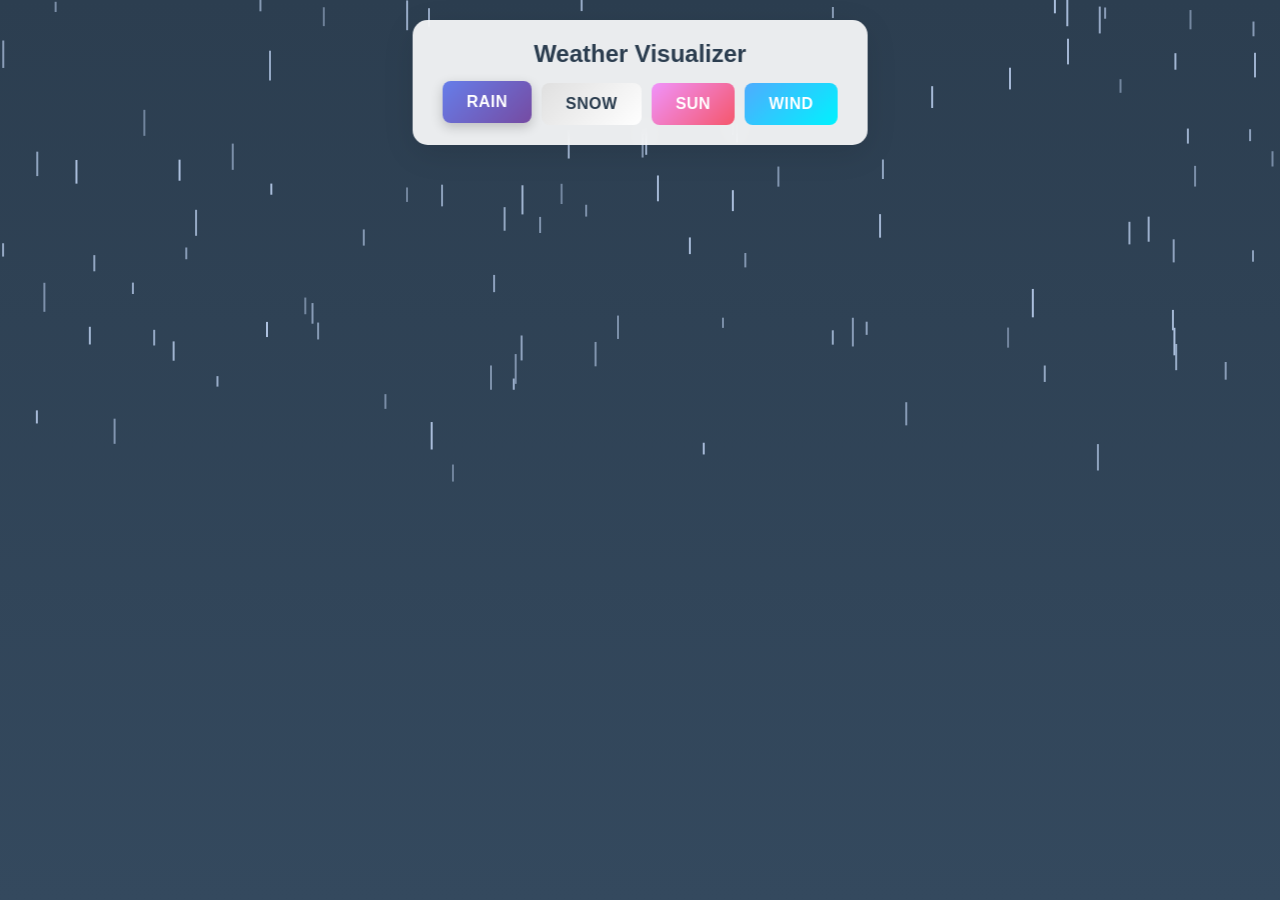
<file: weather_visualizer.html>
<!DOCTYPE html>
<html lang="en">
<head>
    <meta charset="UTF-8">
    <meta name="viewport" content="width=device-width, initial-scale=1.0">
    <title>Weather Animation Visualizer</title>
    <style>
        * {
            margin: 0;
            padding: 0;
            box-sizing: border-box;
        }

        body {
            font-family: 'Segoe UI', Tahoma, Geneva, Verdana, sans-serif;
            overflow: hidden;
            transition: background 1s ease;
        }

        body.rain {
            background: linear-gradient(to bottom, #2c3e50, #34495e);
        }

        body.snow {
            background: linear-gradient(to bottom, #606c88, #bdc3c7);
        }

        body.sun {
            background: linear-gradient(to bottom, #56CCF2, #2F80ED);
        }

        body.wind {
            background: linear-gradient(to bottom, #8e9eab, #eef2f3);
        }

        #canvas {
            display: block;
            width: 100vw;
            height: 100vh;
        }

        .controls {
            position: fixed;
            top: 20px;
            left: 50%;
            transform: translateX(-50%);
            background: rgba(255, 255, 255, 0.9);
            padding: 20px 30px;
            border-radius: 15px;
            box-shadow: 0 8px 32px rgba(0, 0, 0, 0.1);
            backdrop-filter: blur(10px);
            z-index: 1000;
        }

        .controls h1 {
            text-align: center;
            margin-bottom: 15px;
            color: #2c3e50;
            font-size: 24px;
        }

        .button-group {
            display: flex;
            gap: 10px;
            justify-content: center;
        }

        button {
            padding: 12px 24px;
            font-size: 16px;
            border: none;
            border-radius: 8px;
            cursor: pointer;
            transition: all 0.3s ease;
            font-weight: 600;
            text-transform: uppercase;
            letter-spacing: 0.5px;
        }

        button:hover {
            transform: translateY(-2px);
            box-shadow: 0 4px 12px rgba(0, 0, 0, 0.15);
        }

        button.active {
            transform: translateY(-2px);
            box-shadow: 0 4px 12px rgba(0, 0, 0, 0.2);
        }

        #rainBtn {
            background: linear-gradient(135deg, #667eea 0%, #764ba2 100%);
            color: white;
        }

        #snowBtn {
            background: linear-gradient(135deg, #e0e0e0 0%, #ffffff 100%);
            color: #2c3e50;
        }

        #sunBtn {
            background: linear-gradient(135deg, #f093fb 0%, #f5576c 100%);
            color: white;
        }

        #windBtn {
            background: linear-gradient(135deg, #4facfe 0%, #00f2fe 100%);
            color: white;
        }
    </style>
</head>
<body class="rain">
    <div class="controls">
        <h1>Weather Visualizer</h1>
        <div class="button-group">
            <button id="rainBtn" class="active">Rain</button>
            <button id="snowBtn">Snow</button>
            <button id="sunBtn">Sun</button>
            <button id="windBtn">Wind</button>
        </div>
    </div>
    <canvas id="canvas"></canvas>

    <script>
        const canvas = document.getElementById('canvas');
        const ctx = canvas.getContext('2d');
        let currentWeather = 'rain';
        let particles = [];
        let animationId;

        // Set canvas size
        function resizeCanvas() {
            canvas.width = window.innerWidth;
            canvas.height = window.innerHeight;
        }
        resizeCanvas();
        window.addEventListener('resize', () => {
            resizeCanvas();
            initWeather(currentWeather);
        });

        // Particle classes
        class RainDrop {
            constructor() {
                this.x = Math.random() * canvas.width;
                this.y = Math.random() * canvas.height - canvas.height;
                this.length = Math.random() * 20 + 10;
                this.velocity = Math.random() * 3 + 7;
                this.opacity = Math.random() * 0.5 + 0.5;
            }

            update() {
                this.y += this.velocity;
                if (this.y > canvas.height) {
                    this.y = -this.length;
                    this.x = Math.random() * canvas.width;
                }
            }

            draw() {
                ctx.beginPath();
                ctx.strokeStyle = `rgba(174, 194, 224, ${this.opacity})`;
                ctx.lineWidth = 2;
                ctx.moveTo(this.x, this.y);
                ctx.lineTo(this.x, this.y + this.length);
                ctx.stroke();
            }
        }

        class Snowflake {
            constructor() {
                this.x = Math.random() * canvas.width;
                this.y = Math.random() * canvas.height - canvas.height;
                this.radius = Math.random() * 3 + 2;
                this.velocity = Math.random() * 1 + 0.5;
                this.drift = Math.random() * 0.5 - 0.25;
                this.opacity = Math.random() * 0.6 + 0.4;
            }

            update() {
                this.y += this.velocity;
                this.x += this.drift;

                if (this.y > canvas.height) {
                    this.y = -this.radius;
                    this.x = Math.random() * canvas.width;
                }
                if (this.x > canvas.width) this.x = 0;
                if (this.x < 0) this.x = canvas.width;
            }

            draw() {
                ctx.beginPath();
                ctx.fillStyle = `rgba(255, 255, 255, ${this.opacity})`;
                ctx.arc(this.x, this.y, this.radius, 0, Math.PI * 2);
                ctx.fill();

                // Draw snowflake details
                ctx.strokeStyle = `rgba(255, 255, 255, ${this.opacity * 0.5})`;
                ctx.lineWidth = 1;
                for (let i = 0; i < 6; i++) {
                    ctx.save();
                    ctx.translate(this.x, this.y);
                    ctx.rotate((Math.PI * 2 / 6) * i);
                    ctx.beginPath();
                    ctx.moveTo(0, 0);
                    ctx.lineTo(0, -this.radius);
                    ctx.stroke();
                    ctx.restore();
                }
            }
        }

        class Sun {
            constructor() {
                this.x = canvas.width / 2;
                this.y = canvas.height / 3;
                this.radius = 80;
                this.rayCount = 12;
                this.rayLength = 60;
                this.rotation = 0;
                this.glowPhase = 0;
            }

            update() {
                this.rotation += 0.01;
                this.glowPhase += 0.02;
            }

            draw() {
                // Glow effect
                const glowSize = Math.sin(this.glowPhase) * 10 + 20;
                const gradient = ctx.createRadialGradient(
                    this.x, this.y, this.radius,
                    this.x, this.y, this.radius + glowSize + 40
                );
                gradient.addColorStop(0, 'rgba(255, 220, 100, 0.8)');
                gradient.addColorStop(0.5, 'rgba(255, 180, 50, 0.4)');
                gradient.addColorStop(1, 'rgba(255, 150, 0, 0)');

                ctx.beginPath();
                ctx.fillStyle = gradient;
                ctx.arc(this.x, this.y, this.radius + glowSize + 40, 0, Math.PI * 2);
                ctx.fill();

                // Sun rays
                ctx.save();
                ctx.translate(this.x, this.y);
                ctx.rotate(this.rotation);

                for (let i = 0; i < this.rayCount; i++) {
                    const angle = (Math.PI * 2 / this.rayCount) * i;
                    ctx.save();
                    ctx.rotate(angle);

                    ctx.beginPath();
                    ctx.strokeStyle = 'rgba(255, 200, 0, 0.6)';
                    ctx.lineWidth = 4;
                    ctx.moveTo(0, -this.radius);
                    ctx.lineTo(0, -(this.radius + this.rayLength));
                    ctx.stroke();

                    ctx.restore();
                }
                ctx.restore();

                // Sun core
                const coreGradient = ctx.createRadialGradient(
                    this.x, this.y, 0,
                    this.x, this.y, this.radius
                );
                coreGradient.addColorStop(0, '#FFF700');
                coreGradient.addColorStop(0.5, '#FFD700');
                coreGradient.addColorStop(1, '#FFA500');

                ctx.beginPath();
                ctx.fillStyle = coreGradient;
                ctx.arc(this.x, this.y, this.radius, 0, Math.PI * 2);
                ctx.fill();
            }
        }

        class WindLine {
            constructor() {
                this.reset();
            }

            reset() {
                this.x = -100;
                this.y = Math.random() * canvas.height;
                this.length = Math.random() * 100 + 50;
                this.velocity = Math.random() * 3 + 4;
                this.amplitude = Math.random() * 20 + 10;
                this.frequency = Math.random() * 0.02 + 0.01;
                this.opacity = Math.random() * 0.4 + 0.3;
                this.offset = Math.random() * Math.PI * 2;
            }

            update() {
                this.x += this.velocity;
                if (this.x > canvas.width + 100) {
                    this.reset();
                }
            }

            draw() {
                ctx.beginPath();
                ctx.strokeStyle = `rgba(200, 220, 255, ${this.opacity})`;
                ctx.lineWidth = 2;
                ctx.lineCap = 'round';

                const points = 20;
                for (let i = 0; i < points; i++) {
                    const x = this.x + (this.length / points) * i;
                    const y = this.y + Math.sin(this.offset + x * this.frequency) * this.amplitude;

                    if (i === 0) {
                        ctx.moveTo(x, y);
                    } else {
                        ctx.lineTo(x, y);
                    }
                }
                ctx.stroke();

                // Add some swirls
                if (Math.random() > 0.98) {
                    const swirlX = this.x + this.length / 2;
                    const swirlY = this.y;
                    ctx.beginPath();
                    ctx.strokeStyle = `rgba(200, 220, 255, ${this.opacity * 0.5})`;
                    ctx.arc(swirlX, swirlY, 10, 0, Math.PI * 2);
                    ctx.stroke();
                }
            }
        }

        // Initialize weather
        function initWeather(weather) {
            particles = [];
            currentWeather = weather;

            switch(weather) {
                case 'rain':
                    for (let i = 0; i < 200; i++) {
                        particles.push(new RainDrop());
                    }
                    break;
                case 'snow':
                    for (let i = 0; i < 150; i++) {
                        particles.push(new Snowflake());
                    }
                    break;
                case 'sun':
                    particles.push(new Sun());
                    // Add some light particles floating
                    for (let i = 0; i < 30; i++) {
                        particles.push({
                            x: Math.random() * canvas.width,
                            y: Math.random() * canvas.height,
                            radius: Math.random() * 2 + 1,
                            velocity: Math.random() * 0.3 + 0.1,
                            opacity: Math.random() * 0.3 + 0.1,
                            update() {
                                this.y -= this.velocity;
                                if (this.y < 0) this.y = canvas.height;
                            },
                            draw() {
                                ctx.beginPath();
                                ctx.fillStyle = `rgba(255, 255, 200, ${this.opacity})`;
                                ctx.arc(this.x, this.y, this.radius, 0, Math.PI * 2);
                                ctx.fill();
                            }
                        });
                    }
                    break;
                case 'wind':
                    for (let i = 0; i < 50; i++) {
                        particles.push(new WindLine());
                    }
                    break;
            }
        }

        // Animation loop
        function animate() {
            ctx.clearRect(0, 0, canvas.width, canvas.height);

            particles.forEach(particle => {
                particle.update();
                particle.draw();
            });

            animationId = requestAnimationFrame(animate);
        }

        // Button controls
        const buttons = {
            rain: document.getElementById('rainBtn'),
            snow: document.getElementById('snowBtn'),
            sun: document.getElementById('sunBtn'),
            wind: document.getElementById('windBtn')
        };

        function setActiveButton(weather) {
            Object.values(buttons).forEach(btn => btn.classList.remove('active'));
            buttons[weather].classList.add('active');
        }

        buttons.rain.addEventListener('click', () => {
            document.body.className = 'rain';
            setActiveButton('rain');
            initWeather('rain');
        });

        buttons.snow.addEventListener('click', () => {
            document.body.className = 'snow';
            setActiveButton('snow');
            initWeather('snow');
        });

        buttons.sun.addEventListener('click', () => {
            document.body.className = 'sun';
            setActiveButton('sun');
            initWeather('sun');
        });

        buttons.wind.addEventListener('click', () => {
            document.body.className = 'wind';
            setActiveButton('wind');
            initWeather('wind');
        });

        // Initialize with rain
        initWeather('rain');
        animate();
    </script>
</body>
</html>
</file>
